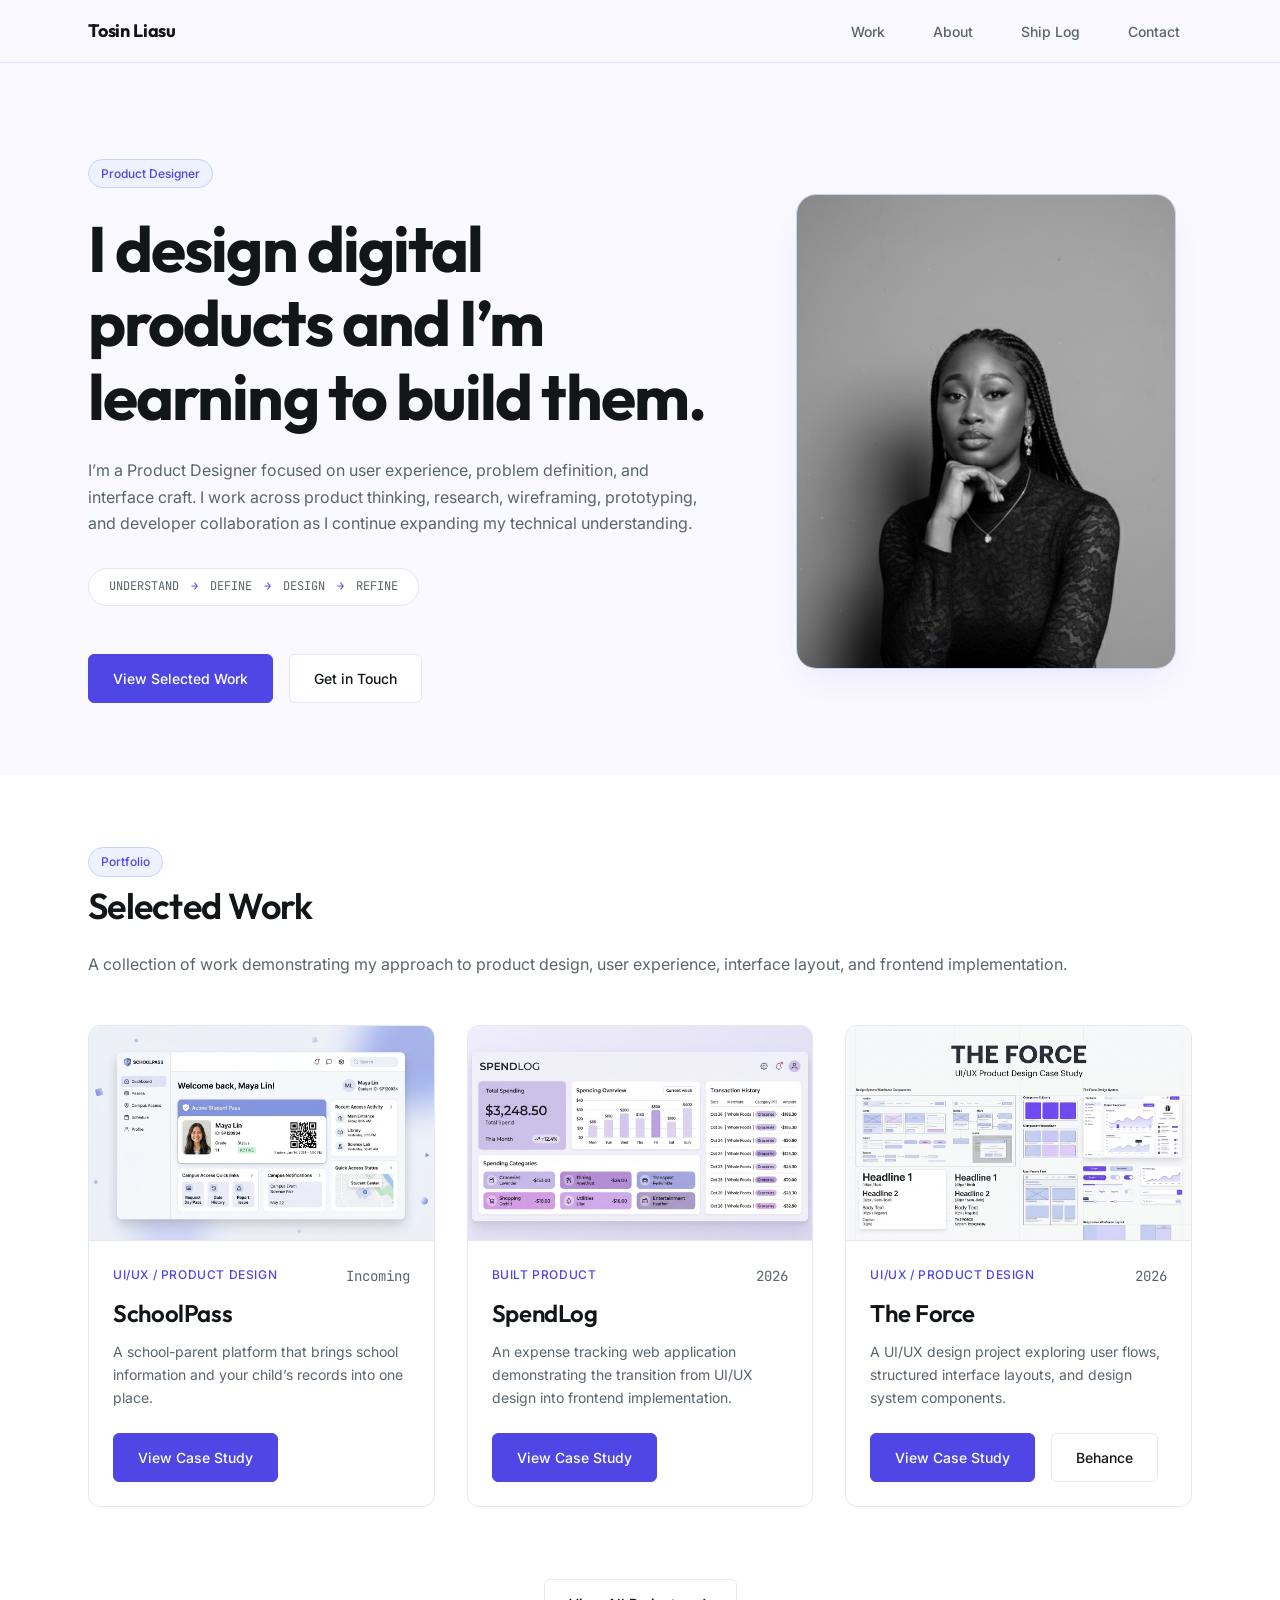
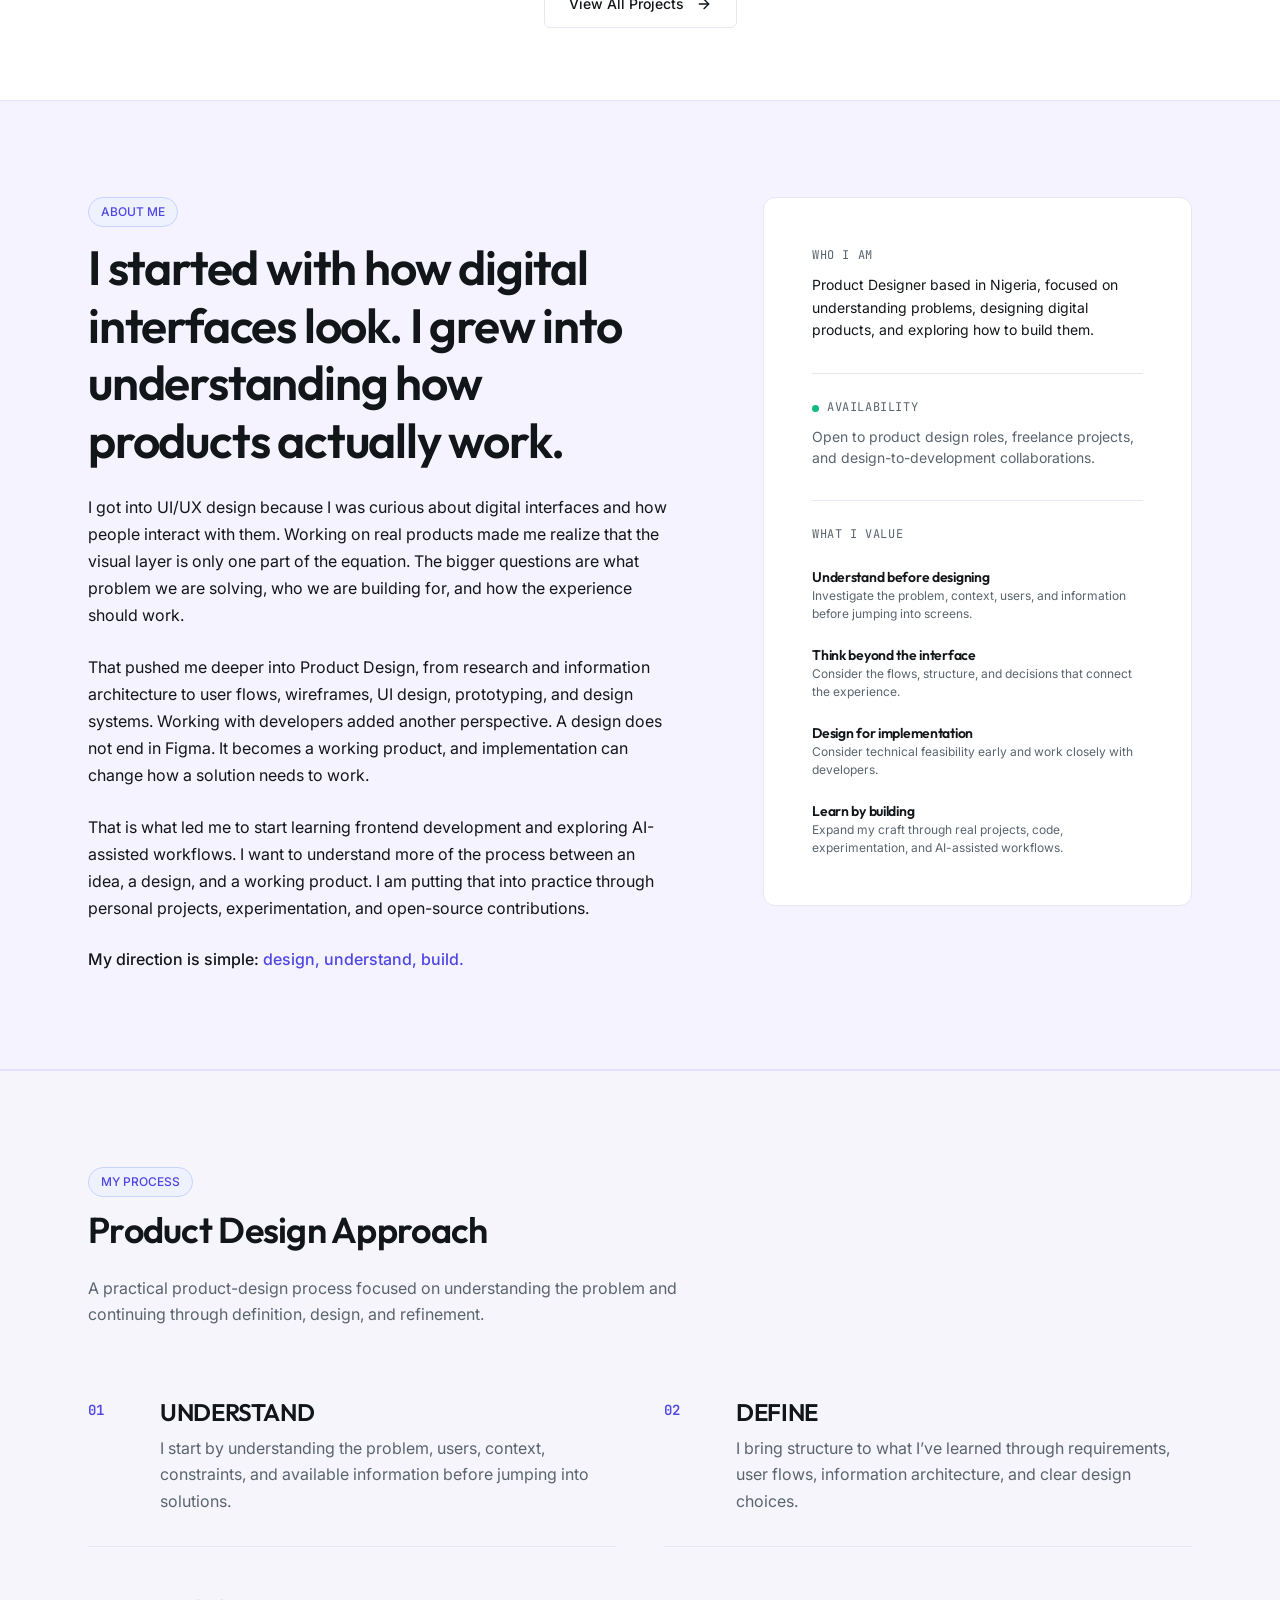
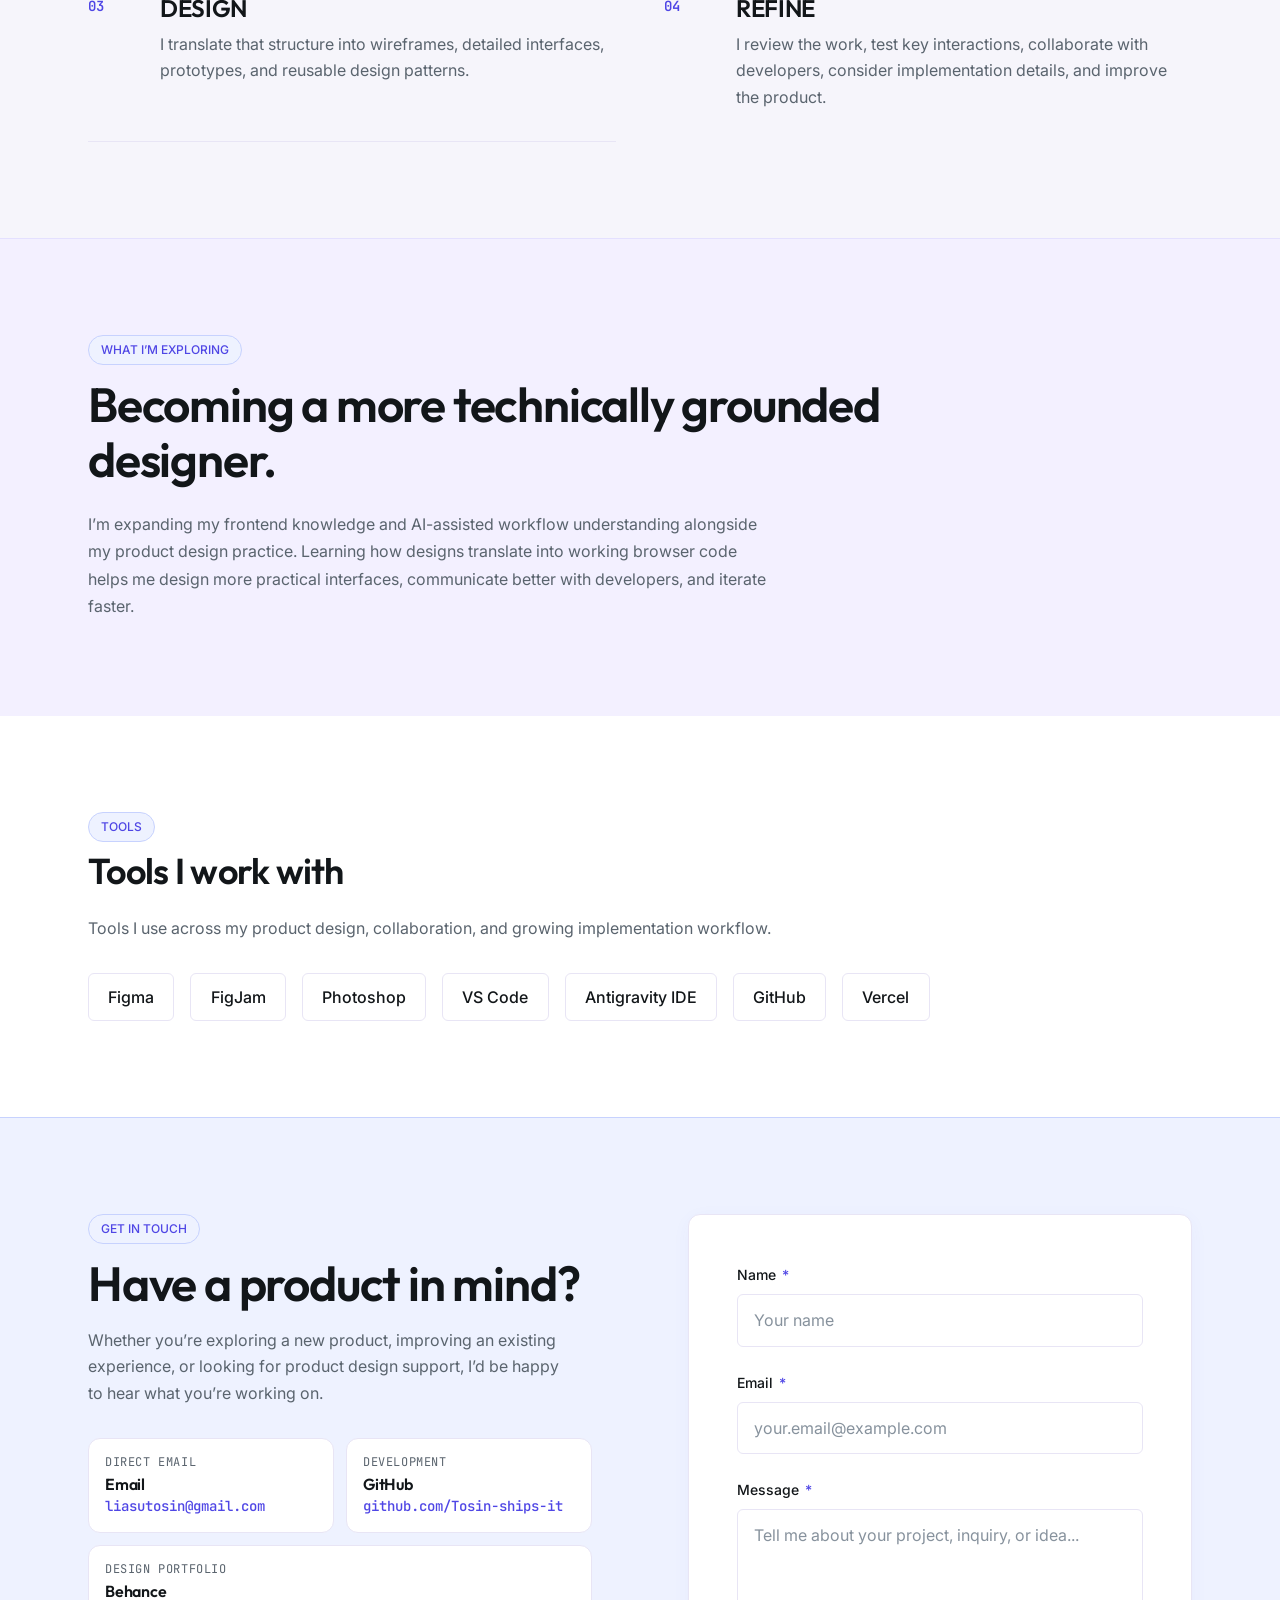
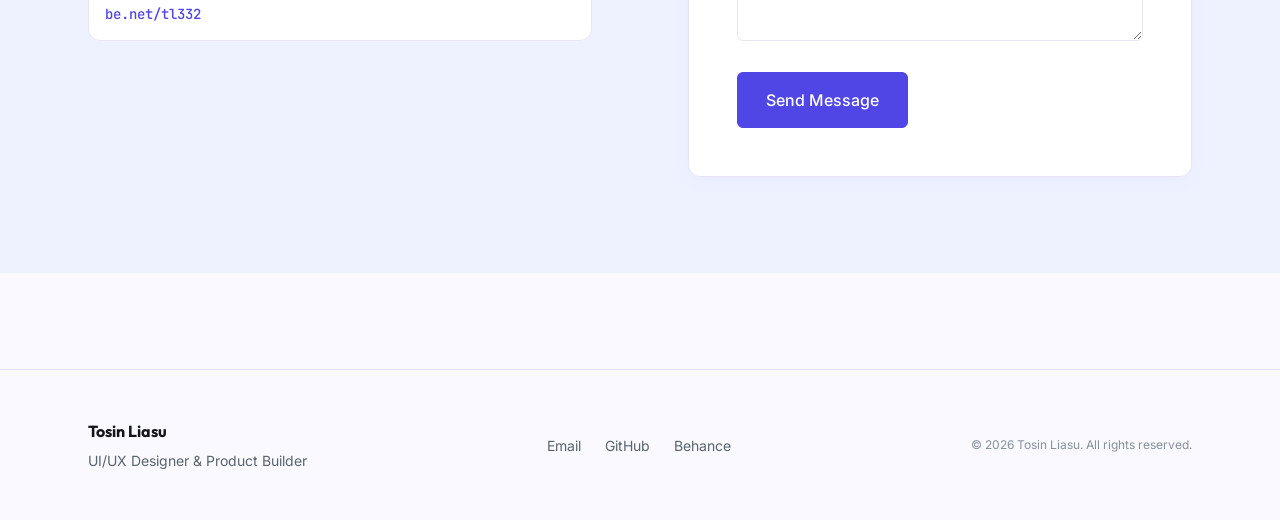
<file: index.html>
<!DOCTYPE html>
<html lang="en">
<head>
  <meta charset="UTF-8">
  <meta name="viewport" content="width=device-width, initial-scale=1.0">
  <title>Tosin Liasu — UI/UX Designer & Product Builder</title>
  <meta name="description" content="Personal portfolio of Tosin Liasu — UI/UX Designer expanding into frontend development and AI-assisted workflows.">
  <link rel="stylesheet" href="css/main.css">
</head>
<body>

  <!-- Site Header & Navigation -->
  <header class="site-header">
    <div class="container">
      <a href="index.html" class="brand-logo">Tosin Liasu</a>
      
      <button class="mobile-menu-btn" aria-label="Toggle navigation menu" aria-expanded="false">
        <svg width="24" height="24" viewBox="0 0 24 24" fill="none" stroke="currentColor" stroke-width="2" stroke-linecap="round" stroke-linejoin="round">
          <line x1="3" y1="12" x2="21" y2="12"></line>
          <line x1="3" y1="6" x2="21" y2="6"></line>
          <line x1="3" y1="18" x2="21" y2="18"></line>
        </svg>
      </button>

      <nav>
        <ul class="nav-links">
          <li><a href="#work" class="nav-link">Work</a></li>
          <li><a href="#about" class="nav-link">About</a></li>
          <li><a href="shiplog.html" class="nav-link">Ship Log</a></li>
          <li><a href="#contact" class="nav-link">Contact</a></li>
        </ul>
      </nav>
    </div>
  </header>

  <main>
    <!-- Hero Section (Warm off-white / subtle lavender tint) -->
    <section class="section section-hero" style="padding-top: var(--space-3xl); padding-bottom: var(--space-2xl);">
      <div class="container hero-container">
        <div class="hero-content">
          <div class="badge" style="margin-bottom: var(--space-md);">
            Product Designer
          </div>

          <h1 class="display-title" style="max-width: 22ch; margin-bottom: var(--space-md);">
            I design digital products and I’m learning to build them.
          </h1>

          <p class="lead" style="margin-bottom: var(--space-lg);">
            I’m a Product Designer focused on user experience, problem definition, and interface craft. I work across product thinking, research, wireframing, prototyping, and developer collaboration as I continue expanding my technical understanding.
          </p>

          <div class="progression-pill" style="display: inline-flex; flex-wrap: wrap; align-items: center; gap: var(--space-xs); padding: 0.5rem 1.25rem; background-color: var(--bg-surface); border: 1px solid var(--border-light); border-radius: var(--radius-full); font-size: var(--font-size-xs); font-family: var(--font-mono); color: var(--text-secondary); margin-bottom: var(--space-xl);">
            <span>UNDERSTAND</span>
            <span style="color: var(--accent-primary);">&rarr;</span>
            <span>DEFINE</span>
            <span style="color: var(--accent-primary);">&rarr;</span>
            <span>DESIGN</span>
            <span style="color: var(--accent-primary);">&rarr;</span>
            <span>REFINE</span>
          </div>

          <div class="hero-actions" style="display: flex; flex-wrap: wrap; gap: var(--space-sm);">
            <a href="#work" class="btn btn-primary">View Selected Work</a>
            <a href="#contact" class="btn btn-secondary">Get in Touch</a>
          </div>
        </div>

        <div class="hero-portrait-wrapper">
          <div class="hero-portrait-frame">
            <img src="assets/images/tosin-liasu.jpeg" alt="Tosin Liasu — Product Designer" class="hero-portrait-img" loading="eager">
          </div>
        </div>
      </div>
    </section>

    <!-- Selected Work Section (Pure White) -->
    <section class="section section-work" id="work">
      <div class="container">
        <div class="section-header" style="margin-bottom: var(--space-xl);">
          <span class="badge" style="margin-bottom: var(--space-2xs);">Portfolio</span>
          <h2 class="section-title">Selected Work</h2>
          <p class="text-muted">A collection of work demonstrating my approach to product design, user experience, interface layout, and frontend implementation.</p>
        </div>

        <!-- Dynamic Project Grid Container -->
        <div id="featured-grid" class="grid grid-3-col">
          <!-- Populated dynamically by JS -->
        </div>

        <div style="text-align: center; margin-top: var(--space-2xl);">
          <a href="work.html" class="btn btn-secondary">
            View All Projects
            <svg width="16" height="16" viewBox="0 0 24 24" fill="none" stroke="currentColor" stroke-width="2" stroke-linecap="round" stroke-linejoin="round">
              <line x1="5" y1="12" x2="19" y2="12"></line>
              <polyline points="12 5 19 12 12 19"></polyline>
            </svg>
          </a>
        </div>
      </div>
    </section>

    <!-- About Me Section -->
    <section class="section section-value" id="about" style="padding-top: var(--space-3xl); padding-bottom: var(--space-3xl);">
      <div class="container">
        <div class="about-split-grid">
          <!-- Left Column: Story Narrative -->
          <div class="about-story-col">
            <span class="badge" style="margin-bottom: var(--space-xs);">ABOUT ME</span>
            <h2 class="section-title" style="font-size: var(--font-size-h1); margin-bottom: var(--space-md); letter-spacing: -0.025em; line-height: 1.2;">
              I started with how digital interfaces look. I grew into understanding how products actually work.
            </h2>
            
            <div class="about-narrative" style="display: flex; flex-direction: column; gap: var(--space-md); color: var(--text-secondary); font-size: var(--font-size-body); line-height: 1.7;">
              <p style="margin-bottom: 0;">
                I got into UI/UX design because I was curious about digital interfaces and how people interact with them. Working on real products made me realize that the visual layer is only one part of the equation. The bigger questions are what problem we are solving, who we are building for, and how the experience should work.
              </p>
              
              <p style="margin-bottom: 0;">
                That pushed me deeper into Product Design, from research and information architecture to user flows, wireframes, UI design, prototyping, and design systems. Working with developers added another perspective. A design does not end in Figma. It becomes a working product, and implementation can change how a solution needs to work.
              </p>
              
              <p style="margin-bottom: 0;">
                That is what led me to start learning frontend development and exploring AI-assisted workflows. I want to understand more of the process between an idea, a design, and a working product. I am putting that into practice through personal projects, experimentation, and open-source contributions.
              </p>
              
              <p style="margin-bottom: 0; font-weight: var(--fw-medium); color: var(--text-primary);">
                My direction is simple: <span style="color: var(--accent-primary);">design, understand, build.</span>
              </p>
            </div>
          </div>

          <!-- Right Column: Quick Context -->
          <div class="about-sidebar-col">
            <div class="about-sidebar-panel" style="display: flex; flex-direction: column; gap: var(--space-lg); background-color: var(--bg-surface); border: 1px solid var(--border-light); border-radius: var(--radius-md); padding: var(--space-xl);">
              
              <!-- Block 1: Identity -->
              <div class="about-context-block">
                <span class="font-mono text-small text-muted" style="font-size: var(--font-size-xs); letter-spacing: 0.05em; display: block; margin-bottom: var(--space-2xs); text-transform: uppercase;">WHO I AM</span>
                <p style="font-size: var(--font-size-sm); color: var(--text-primary); line-height: 1.6; margin-bottom: 0;">
                  Product Designer based in Nigeria, focused on understanding problems, designing digital products, and exploring how to build them.
                </p>
              </div>

              <!-- Block 2: Availability -->
              <div class="about-context-block" style="padding-top: var(--space-md); border-top: 1px solid var(--border-light);">
                <span class="font-mono text-small text-muted" style="font-size: var(--font-size-xs); letter-spacing: 0.05em; display: flex; align-items: center; gap: var(--space-2xs); margin-bottom: var(--space-2xs); text-transform: uppercase;">
                  <span style="display: inline-block; width: 7px; height: 7px; border-radius: 50%; background-color: #10b981;"></span>
                  AVAILABILITY
                </span>
                <p style="font-size: var(--font-size-sm); color: var(--text-secondary); line-height: 1.5; margin-bottom: 0;">
                  Open to product design roles, freelance projects, and design-to-development collaborations.
                </p>
              </div>

              <!-- Block 3: Values -->
              <div class="about-context-block" style="padding-top: var(--space-md); border-top: 1px solid var(--border-light);">
                <span class="font-mono text-small text-muted" style="font-size: var(--font-size-xs); letter-spacing: 0.05em; display: block; margin-bottom: var(--space-md); text-transform: uppercase;">WHAT I VALUE</span>
                
                <div style="display: flex; flex-direction: column; gap: var(--space-md);">
                  <div class="value-item">
                    <h4 style="font-size: var(--font-size-sm); font-weight: var(--fw-semibold); color: var(--text-primary); margin-bottom: 2px;">
                      Understand before designing
                    </h4>
                    <p style="font-size: var(--font-size-xs); color: var(--text-secondary); line-height: 1.5; margin-bottom: 0;">
                      Investigate the problem, context, users, and information before jumping into screens.
                    </p>
                  </div>

                  <div class="value-item">
                    <h4 style="font-size: var(--font-size-sm); font-weight: var(--fw-semibold); color: var(--text-primary); margin-bottom: 2px;">
                      Think beyond the interface
                    </h4>
                    <p style="font-size: var(--font-size-xs); color: var(--text-secondary); line-height: 1.5; margin-bottom: 0;">
                      Consider the flows, structure, and decisions that connect the experience.
                    </p>
                  </div>

                  <div class="value-item">
                    <h4 style="font-size: var(--font-size-sm); font-weight: var(--fw-semibold); color: var(--text-primary); margin-bottom: 2px;">
                      Design for implementation
                    </h4>
                    <p style="font-size: var(--font-size-xs); color: var(--text-secondary); line-height: 1.5; margin-bottom: 0;">
                      Consider technical feasibility early and work closely with developers.
                    </p>
                  </div>

                  <div class="value-item">
                    <h4 style="font-size: var(--font-size-sm); font-weight: var(--fw-semibold); color: var(--text-primary); margin-bottom: 2px;">
                      Learn by building
                    </h4>
                    <p style="font-size: var(--font-size-xs); color: var(--text-secondary); line-height: 1.5; margin-bottom: 0;">
                      Expand my craft through real projects, code, experimentation, and AI-assisted workflows.
                    </p>
                  </div>
                </div>
              </div>

            </div>
          </div>
        </div>
      </div>
    </section>

    <!-- My Process Section -->
    <section class="section section-process" id="process" style="padding-top: var(--space-3xl); padding-bottom: var(--space-3xl);">
      <div class="container">
        <div class="section-header" style="margin-bottom: var(--space-2xl);">
          <span class="badge" style="margin-bottom: var(--space-xs);">MY PROCESS</span>
          <h2 class="section-title">Product Design Approach</h2>
          <p class="text-muted" style="max-width: 64ch;">
            A practical product-design process focused on understanding the problem and continuing through definition, design, and refinement.
          </p>
        </div>

        <div class="process-editorial-grid" style="display: grid; grid-template-columns: 1fr; gap: var(--space-xl);">
          <div class="process-step-item" style="display: grid; grid-template-columns: auto 1fr; gap: var(--space-md); align-items: start; padding-bottom: var(--space-lg); border-bottom: 1px solid var(--border-light);">
            <div class="font-mono" style="font-size: var(--font-size-sm); font-weight: var(--fw-semibold); color: var(--accent-primary); min-width: 48px;">01</div>
            <div>
              <h3 style="margin-bottom: var(--space-2xs); font-size: var(--font-size-h3);">UNDERSTAND</h3>
              <p class="text-muted" style="margin-bottom: 0; line-height: 1.65;">
                I start by understanding the problem, users, context, constraints, and available information before jumping into solutions.
              </p>
            </div>
          </div>

          <div class="process-step-item" style="display: grid; grid-template-columns: auto 1fr; gap: var(--space-md); align-items: start; padding-bottom: var(--space-lg); border-bottom: 1px solid var(--border-light);">
            <div class="font-mono" style="font-size: var(--font-size-sm); font-weight: var(--fw-semibold); color: var(--accent-primary); min-width: 48px;">02</div>
            <div>
              <h3 style="margin-bottom: var(--space-2xs); font-size: var(--font-size-h3);">DEFINE</h3>
              <p class="text-muted" style="margin-bottom: 0; line-height: 1.65;">
                I bring structure to what I’ve learned through requirements, user flows, information architecture, and clear design choices.
              </p>
            </div>
          </div>

          <div class="process-step-item" style="display: grid; grid-template-columns: auto 1fr; gap: var(--space-md); align-items: start; padding-bottom: var(--space-lg); border-bottom: 1px solid var(--border-light);">
            <div class="font-mono" style="font-size: var(--font-size-sm); font-weight: var(--fw-semibold); color: var(--accent-primary); min-width: 48px;">03</div>
            <div>
              <h3 style="margin-bottom: var(--space-2xs); font-size: var(--font-size-h3);">DESIGN</h3>
              <p class="text-muted" style="margin-bottom: 0; line-height: 1.65;">
                I translate that structure into wireframes, detailed interfaces, prototypes, and reusable design patterns.
              </p>
            </div>
          </div>

          <div class="process-step-item" style="display: grid; grid-template-columns: auto 1fr; gap: var(--space-md); align-items: start; padding-bottom: var(--space-lg);">
            <div class="font-mono" style="font-size: var(--font-size-sm); font-weight: var(--fw-semibold); color: var(--accent-primary); min-width: 48px;">04</div>
            <div>
              <h3 style="margin-bottom: var(--space-2xs); font-size: var(--font-size-h3);">REFINE</h3>
              <p class="text-muted" style="margin-bottom: 0; line-height: 1.65;">
                I review the work, test key interactions, collaborate with developers, consider implementation details, and improve the product.
              </p>
            </div>
          </div>
        </div>
      </div>
    </section>

    <!-- What I'm Exploring Section -->
    <section class="section section-building" id="exploring" style="padding-top: var(--space-3xl); padding-bottom: var(--space-3xl);">
      <div class="container">
        <div style="max-width: 800px;">
          <span class="badge" style="margin-bottom: var(--space-xs);">WHAT I’M EXPLORING</span>
          <h2 class="section-title" style="font-size: var(--font-size-h1); margin-bottom: var(--space-md); letter-spacing: -0.025em;">
            Becoming a more technically grounded designer.
          </h2>
          <p class="lead" style="font-size: var(--font-size-body); color: var(--text-secondary); line-height: 1.7; margin-bottom: 0;">
            I’m expanding my frontend knowledge and AI-assisted workflow understanding alongside my product design practice. Learning how designs translate into working browser code helps me design more practical interfaces, communicate better with developers, and iterate faster.
          </p>
        </div>
      </div>
    </section>

    <!-- Tools Section -->
    <section class="section section-work" id="tools" style="padding-top: var(--space-3xl); padding-bottom: var(--space-3xl);">
      <div class="container">
        <div class="section-header" style="margin-bottom: var(--space-lg);">
          <span class="badge" style="margin-bottom: var(--space-2xs);">TOOLS</span>
          <h2 class="section-title">Tools I work with</h2>
          <p class="text-muted">Tools I use across my product design, collaboration, and growing implementation workflow.</p>
        </div>

        <div class="tools-tag-list" style="display: flex; flex-wrap: wrap; gap: var(--space-sm);">
          <span class="tag" style="font-size: var(--font-size-body); padding: 0.6rem 1.2rem; background-color: var(--bg-surface); border: 1px solid var(--border-light); color: var(--text-primary); border-radius: var(--radius-sm); font-weight: var(--fw-medium);">Figma</span>
          <span class="tag" style="font-size: var(--font-size-body); padding: 0.6rem 1.2rem; background-color: var(--bg-surface); border: 1px solid var(--border-light); color: var(--text-primary); border-radius: var(--radius-sm); font-weight: var(--fw-medium);">FigJam</span>
          <span class="tag" style="font-size: var(--font-size-body); padding: 0.6rem 1.2rem; background-color: var(--bg-surface); border: 1px solid var(--border-light); color: var(--text-primary); border-radius: var(--radius-sm); font-weight: var(--fw-medium);">Photoshop</span>
          <span class="tag" style="font-size: var(--font-size-body); padding: 0.6rem 1.2rem; background-color: var(--bg-surface); border: 1px solid var(--border-light); color: var(--text-primary); border-radius: var(--radius-sm); font-weight: var(--fw-medium);">VS Code</span>
          <span class="tag" style="font-size: var(--font-size-body); padding: 0.6rem 1.2rem; background-color: var(--bg-surface); border: 1px solid var(--border-light); color: var(--text-primary); border-radius: var(--radius-sm); font-weight: var(--fw-medium);">Antigravity IDE</span>
          <span class="tag" style="font-size: var(--font-size-body); padding: 0.6rem 1.2rem; background-color: var(--bg-surface); border: 1px solid var(--border-light); color: var(--text-primary); border-radius: var(--radius-sm); font-weight: var(--fw-medium);">GitHub</span>
          <span class="tag" style="font-size: var(--font-size-body); padding: 0.6rem 1.2rem; background-color: var(--bg-surface); border: 1px solid var(--border-light); color: var(--text-primary); border-radius: var(--radius-sm); font-weight: var(--fw-medium);">Vercel</span>
        </div>
      </div>
    </section>

    <!-- Get in Touch Section -->
    <section class="section section-contact" id="contact" style="padding-top: var(--space-3xl); padding-bottom: var(--space-3xl);">
      <div class="container">
        <div class="contact-split-grid">
          <!-- Left Column: Editorial Content & Contact Cards -->
          <div class="contact-info-col">
            <span class="badge" style="margin-bottom: var(--space-xs);">GET IN TOUCH</span>
            <h2 class="section-title" style="font-size: var(--font-size-h1); margin-bottom: var(--space-sm); letter-spacing: -0.025em;">
              Have a product in mind?
            </h2>
            <p class="text-muted" style="margin-bottom: var(--space-lg); line-height: 1.65; max-width: 48ch;">
              Whether you’re exploring a new product, improving an existing experience, or looking for product design support, I’d be happy to hear what you’re working on.
            </p>

            <div class="contact-cards-grid">
              <!-- Card 1: Direct Email -->
              <div class="contact-card" style="padding: 0.875rem 1rem; height: auto;">
                <div class="font-mono text-small text-muted" style="font-size: var(--font-size-xs); letter-spacing: 0.05em; margin-bottom: 2px;">DIRECT EMAIL</div>
                <h3 style="font-size: var(--font-size-body); margin-bottom: 2px;">Email</h3>
                <a href="mailto:liasutosin@gmail.com" class="font-mono text-small" style="color: var(--accent-primary); font-weight: var(--fw-medium); word-break: break-all;">
                  liasutosin@gmail.com
                </a>
              </div>

              <!-- Card 2: Development -->
              <div class="contact-card" style="padding: 0.875rem 1rem; height: auto;">
                <div class="font-mono text-small text-muted" style="font-size: var(--font-size-xs); letter-spacing: 0.05em; margin-bottom: 2px;">DEVELOPMENT</div>
                <h3 style="font-size: var(--font-size-body); margin-bottom: 2px;">GitHub</h3>
                <a href="https://github.com/Tosin-ships-it" target="_blank" rel="noopener" class="font-mono text-small" style="color: var(--accent-primary); font-weight: var(--fw-medium); word-break: break-all;">
                  github.com/Tosin-ships-it
                </a>
              </div>

              <!-- Card 3: Design Portfolio -->
              <div class="contact-card contact-card-wide" style="padding: 0.875rem 1rem; height: auto;">
                <div class="font-mono text-small text-muted" style="font-size: var(--font-size-xs); letter-spacing: 0.05em; margin-bottom: 2px;">DESIGN PORTFOLIO</div>
                <h3 style="font-size: var(--font-size-body); margin-bottom: 2px;">Behance</h3>
                <a href="https://be.net/tl332" target="_blank" rel="noopener" class="font-mono text-small" style="color: var(--accent-primary); font-weight: var(--fw-medium); word-break: break-all;">
                  be.net/tl332
                </a>
              </div>
            </div>
          </div>

          <!-- Right Column: Interactive Form Card -->
          <div class="contact-form-col">
            <div class="contact-form-card" style="margin-bottom: 0;">
              <form class="contact-form" action="https://formspree.io/f/xaennlrw" method="POST" novalidate>
                <div class="form-group">
                  <label for="home-contact-name" class="form-label">Name <span class="required-asterisk" aria-hidden="true">*</span></label>
                  <input 
                    type="text" 
                    id="home-contact-name" 
                    name="name" 
                    class="form-input" 
                    required 
                    placeholder="Your name" 
                    autocomplete="name"
                  >
                </div>

                <div class="form-group">
                  <label for="home-contact-email" class="form-label">Email <span class="required-asterisk" aria-hidden="true">*</span></label>
                  <input 
                    type="email" 
                    id="home-contact-email" 
                    name="email" 
                    class="form-input" 
                    required 
                    placeholder="your.email@example.com" 
                    autocomplete="email"
                  >
                </div>

                <div class="form-group">
                  <label for="home-contact-message" class="form-label">Message <span class="required-asterisk" aria-hidden="true">*</span></label>
                  <textarea 
                    id="home-contact-message" 
                    name="message" 
                    class="form-input form-textarea" 
                    rows="4" 
                    required 
                    placeholder="Tell me about your project, inquiry, or idea..."
                  ></textarea>
                </div>

                <div class="form-status" aria-live="polite"></div>

                <button type="submit" class="btn btn-primary form-submit-btn">Send Message</button>
              </form>
            </div>
          </div>
        </div>
      </div>
    </section>
  </main>

  <!-- Site Footer -->
  <footer class="site-footer">
    <div class="container footer-content">
      <div>
        <strong style="font-family: var(--font-heading); font-size: 1rem; display: block; margin-bottom: 4px;">Tosin Liasu</strong>
        <p class="text-small text-muted" style="margin-bottom: 0;">UI/UX Designer & Product Builder</p>
      </div>

      <ul class="footer-socials">
        <li><a href="mailto:Liasutosin@gmail.com">Email</a></li>
        <li><a href="https://github.com/Tosin-ships-it" target="_blank" rel="noopener">GitHub</a></li>
        <li><a href="https://be.net/tl332" target="_blank" rel="noopener">Behance</a></li>
      </ul>

      <div class="footer-copy">
        &copy; 2026 Tosin Liasu. All rights reserved.
      </div>
    </div>
  </footer>

  <!-- Dynamic Data Script Initialization -->
  <script type="module">
    import { getFeaturedProjects } from './js/data/projects.js';
    import { renderProjectGrid } from './js/renderers.js';

    document.addEventListener('DOMContentLoaded', () => {
      const featuredGrid = document.getElementById('featured-grid');
      if (featuredGrid) {
        const featured = getFeaturedProjects();
        renderProjectGrid(featuredGrid, featured);
      }
    });
  </script>
  <script src="js/main.js"></script>
</body>
</html>
</file>
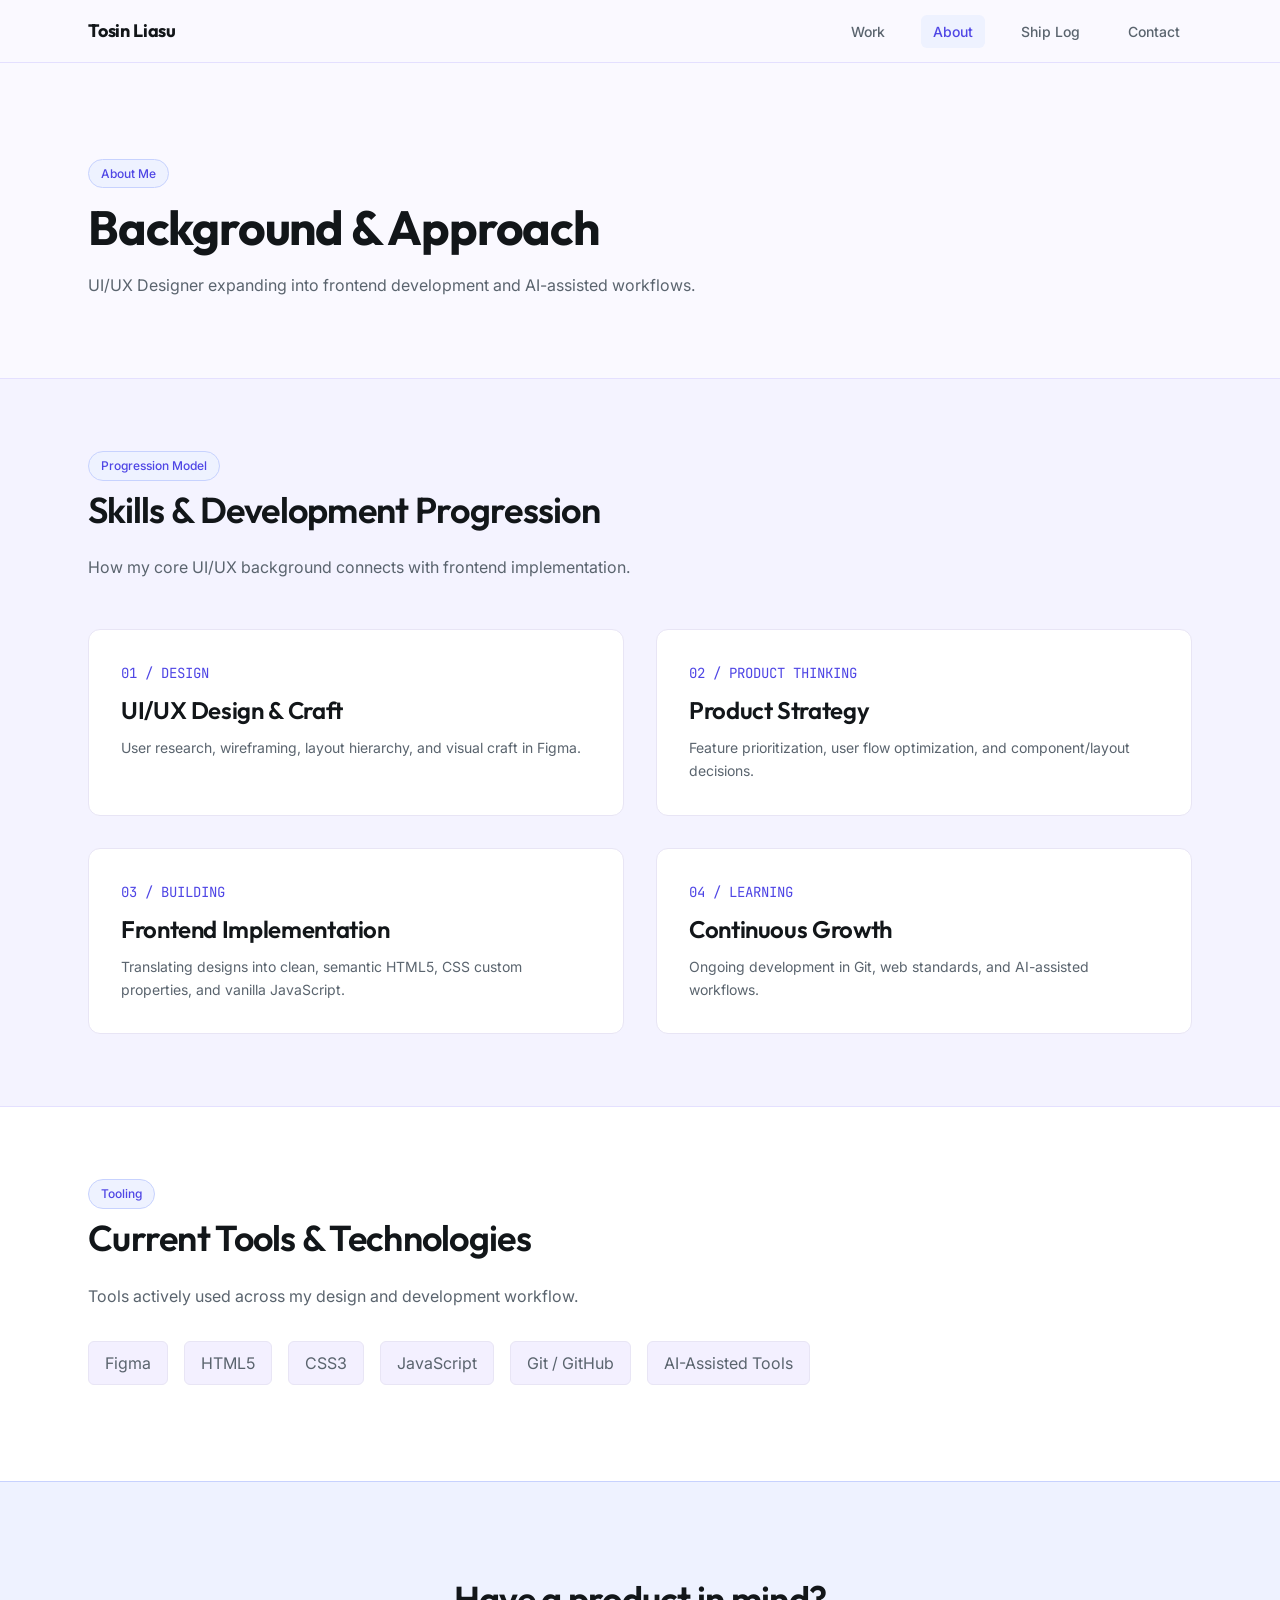
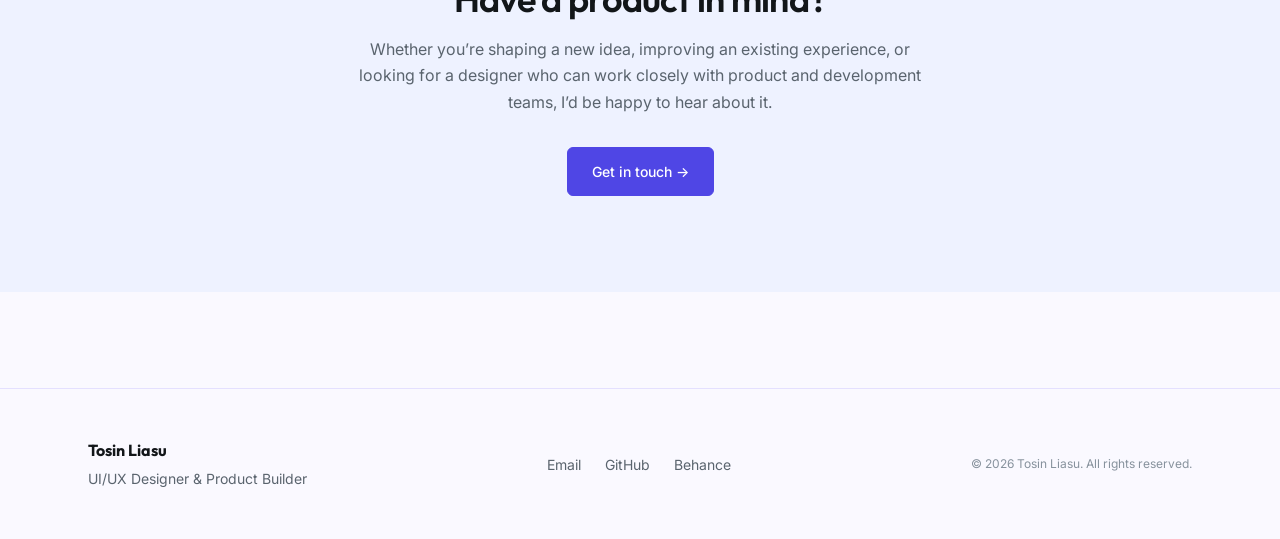
<file: about.html>
<!DOCTYPE html>
<html lang="en">
<head>
  <meta charset="UTF-8">
  <meta name="viewport" content="width=device-width, initial-scale=1.0">
  <title>About — Tosin Liasu Portfolio</title>
  <meta name="description" content="Learn about Tosin Liasu — UI/UX Designer expanding into frontend development and AI-assisted workflows.">
  <link rel="stylesheet" href="css/main.css">
</head>
<body>

  <!-- Site Header & Navigation -->
  <header class="site-header">
    <div class="container">
      <a href="index.html" class="brand-logo">Tosin Liasu</a>
      
      <button class="mobile-menu-btn" aria-label="Toggle navigation menu" aria-expanded="false">
        <svg width="24" height="24" viewBox="0 0 24 24" fill="none" stroke="currentColor" stroke-width="2" stroke-linecap="round" stroke-linejoin="round">
          <line x1="3" y1="12" x2="21" y2="12"></line>
          <line x1="3" y1="6" x2="21" y2="6"></line>
          <line x1="3" y1="18" x2="21" y2="18"></line>
        </svg>
      </button>

      <nav>
        <ul class="nav-links">
          <li><a href="work.html" class="nav-link">Work</a></li>
          <li><a href="about.html" class="nav-link active">About</a></li>
          <li><a href="shiplog.html" class="nav-link">Ship Log</a></li>
          <li><a href="contact.html" class="nav-link">Contact</a></li>
        </ul>
      </nav>
    </div>
  </header>

  <main>
    <!-- About Hero Section (Subtle lavender-tinted off-white) -->
    <section class="section section-hero" style="padding-top: var(--space-3xl); padding-bottom: var(--space-xl);">
      <div class="container">
        <span class="badge" style="margin-bottom: var(--space-xs);">About Me</span>
        <h1 class="page-title">Background & Approach</h1>
        <p class="lead" style="margin-bottom: var(--space-lg);">
          UI/UX Designer expanding into frontend development and AI-assisted workflows.
        </p>
      </div>
    </section>

    <!-- Progression Pillars Section (Soft Lavender Background) -->
    <section class="section section-value">
      <div class="container">
        <div class="section-header" style="margin-bottom: var(--space-xl);">
          <span class="badge" style="margin-bottom: var(--space-2xs);">Progression Model</span>
          <h2 class="section-title">Skills & Development Progression</h2>
          <p class="text-muted">How my core UI/UX background connects with frontend implementation.</p>
        </div>

        <div class="grid grid-2-col">
          <!-- Pillar 1: Design -->
          <div class="info-card">
            <div class="font-mono text-small" style="color: var(--accent-primary); margin-bottom: var(--space-xs);">01 / DESIGN</div>
            <h3 style="margin-bottom: var(--space-xs);">UI/UX Design & Craft</h3>
            <p class="text-small text-muted" style="margin-bottom: 0;">
              User research, wireframing, layout hierarchy, and visual craft in Figma.
            </p>
          </div>

          <!-- Pillar 2: Product Thinking -->
          <div class="info-card">
            <div class="font-mono text-small" style="color: var(--accent-primary); margin-bottom: var(--space-xs);">02 / PRODUCT THINKING</div>
            <h3 style="margin-bottom: var(--space-xs);">Product Strategy</h3>
            <p class="text-small text-muted" style="margin-bottom: 0;">
              Feature prioritization, user flow optimization, and component/layout decisions.
            </p>
          </div>

          <!-- Pillar 3: Building -->
          <div class="info-card">
            <div class="font-mono text-small" style="color: var(--accent-primary); margin-bottom: var(--space-xs);">03 / BUILDING</div>
            <h3 style="margin-bottom: var(--space-xs);">Frontend Implementation</h3>
            <p class="text-small text-muted" style="margin-bottom: 0;">
              Translating designs into clean, semantic HTML5, CSS custom properties, and vanilla JavaScript.
            </p>
          </div>

          <!-- Pillar 4: Learning -->
          <div class="info-card">
            <div class="font-mono text-small" style="color: var(--accent-primary); margin-bottom: var(--space-xs);">04 / LEARNING</div>
            <h3 style="margin-bottom: var(--space-xs);">Continuous Growth</h3>
            <p class="text-small text-muted" style="margin-bottom: 0;">
              Ongoing development in Git, web standards, and AI-assisted workflows.
            </p>
          </div>
        </div>
      </div>
    </section>

    <!-- Current Tool Stack Section (Pure White) -->
    <section class="section section-work" style="padding-top: var(--space-2xl); padding-bottom: var(--space-3xl);">
      <div class="container">
        <div class="section-header" style="margin-bottom: var(--space-lg);">
          <span class="badge" style="margin-bottom: var(--space-2xs);">Tooling</span>
          <h2 class="section-title">Current Tools & Technologies</h2>
          <p class="text-muted">Tools actively used across my design and development workflow.</p>
        </div>

        <div style="display: flex; flex-wrap: wrap; gap: var(--space-sm);">
          <span class="tag" style="font-size: var(--font-size-body); padding: 0.5rem 1rem;">Figma</span>
          <span class="tag" style="font-size: var(--font-size-body); padding: 0.5rem 1rem;">HTML5</span>
          <span class="tag" style="font-size: var(--font-size-body); padding: 0.5rem 1rem;">CSS3</span>
          <span class="tag" style="font-size: var(--font-size-body); padding: 0.5rem 1rem;">JavaScript</span>
          <span class="tag" style="font-size: var(--font-size-body); padding: 0.5rem 1rem;">Git / GitHub</span>
          <span class="tag" style="font-size: var(--font-size-body); padding: 0.5rem 1rem;">AI-Assisted Tools</span>
        </div>
      </div>
    </section>

    <!-- Closing CTA Section -->
    <section class="section section-contact" id="contact" style="padding-top: var(--space-3xl); padding-bottom: var(--space-3xl);">
      <div class="container text-center" style="max-width: 680px;">
        <h2 class="section-title" style="margin-bottom: var(--space-sm);">Have a product in mind?</h2>
        <p class="text-muted" style="margin-bottom: var(--space-lg); line-height: 1.65;">
          Whether you’re shaping a new idea, improving an existing experience, or looking for a designer who can work closely with product and development teams, I’d be happy to hear about it.
        </p>
        <a href="contact.html" class="btn btn-primary">Get in touch &rarr;</a>
      </div>
    </section>
  </main>

  <!-- Site Footer -->
  <footer class="site-footer">
    <div class="container footer-content">
      <div>
        <strong style="font-family: var(--font-heading); font-size: 1rem; display: block; margin-bottom: 4px;">Tosin Liasu</strong>
        <p class="text-small text-muted" style="margin-bottom: 0;">UI/UX Designer & Product Builder</p>
      </div>

      <ul class="footer-socials">
        <li><a href="mailto:Liasutosin@gmail.com">Email</a></li>
        <li><a href="https://github.com/Tosin-ships-it" target="_blank" rel="noopener">GitHub</a></li>
        <li><a href="https://be.net/tl332" target="_blank" rel="noopener">Behance</a></li>
      </ul>

      <div class="footer-copy">
        &copy; 2026 Tosin Liasu. All rights reserved.
      </div>
    </div>
  </footer>
</body>
</html>
</file>
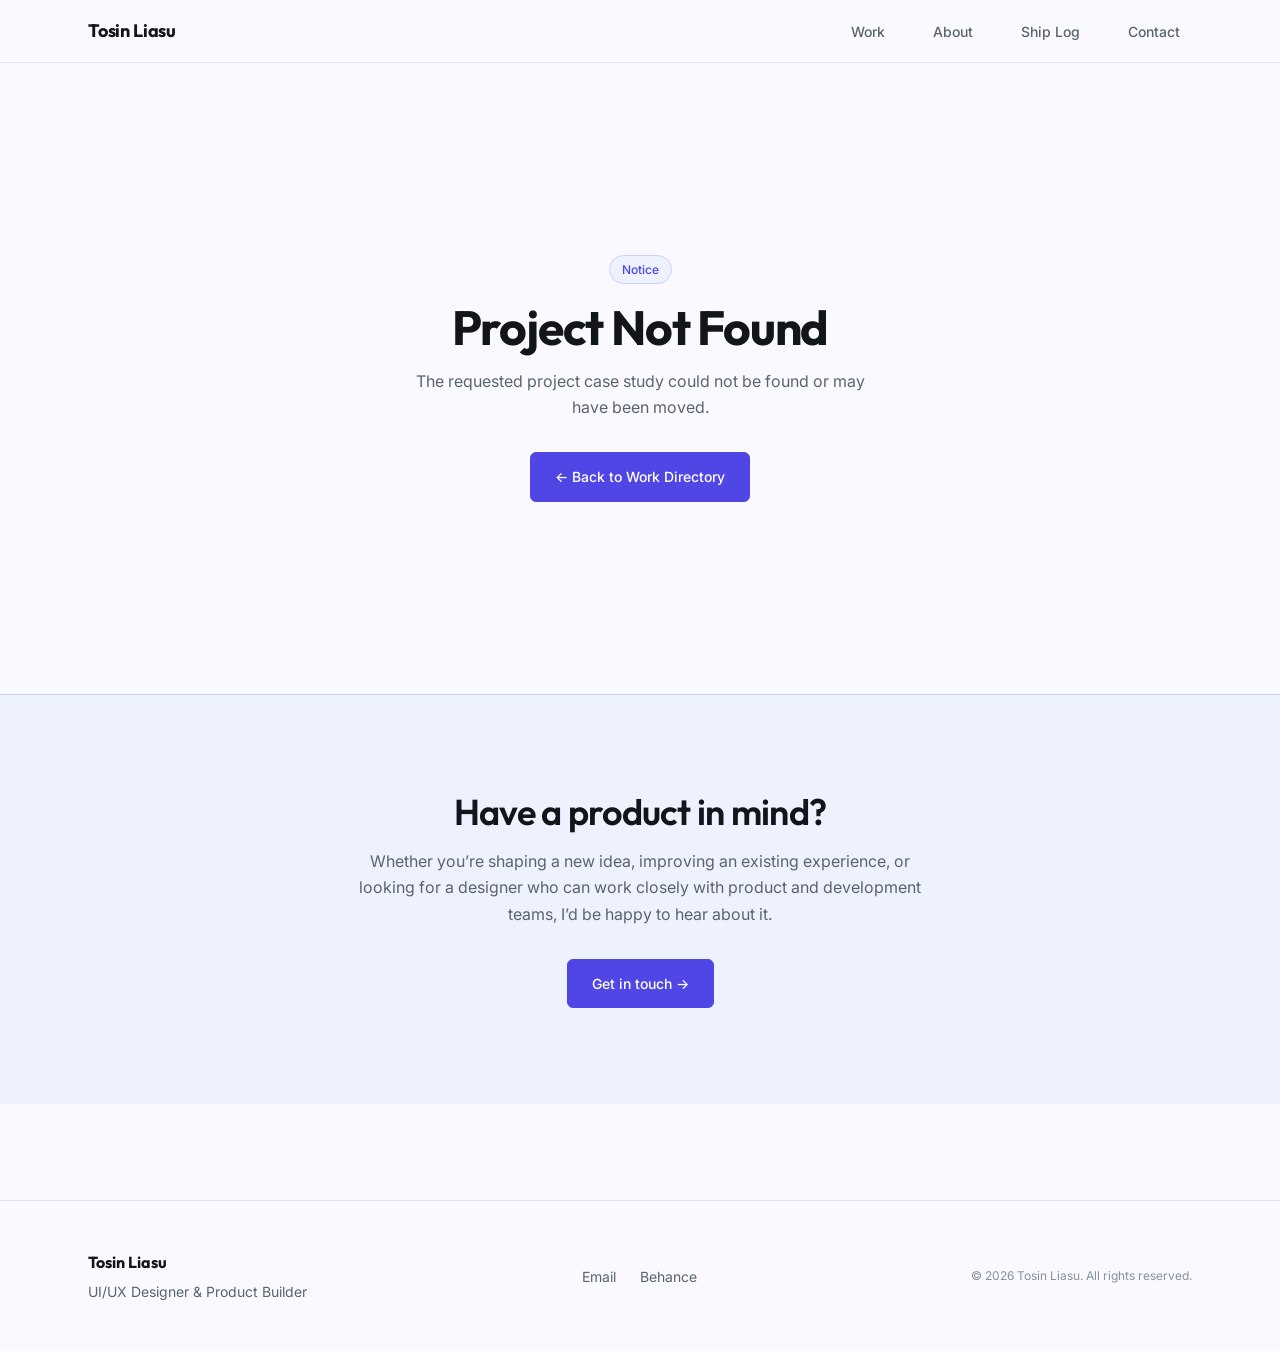
<file: case-study.html>
<!DOCTYPE html>
<html lang="en">
<head>
  <meta charset="UTF-8">
  <meta name="viewport" content="width=device-width, initial-scale=1.0">
  <title>Case Study — Tosin Liasu Portfolio</title>
  <meta name="description" content="Web-native project case study by Tosin Liasu, UI/UX Designer & Product Builder.">
  <link rel="stylesheet" href="css/main.css">
</head>
<body>

  <!-- Site Header & Navigation -->
  <header class="site-header">
    <div class="container">
      <a href="index.html" class="brand-logo">Tosin Liasu</a>
      
      <button class="mobile-menu-btn" aria-label="Toggle navigation menu" aria-expanded="false">
        <svg width="24" height="24" viewBox="0 0 24 24" fill="none" stroke="currentColor" stroke-width="2" stroke-linecap="round" stroke-linejoin="round">
          <line x1="3" y1="12" x2="21" y2="12"></line>
          <line x1="3" y1="6" x2="21" y2="6"></line>
          <line x1="3" y1="18" x2="21" y2="18"></line>
        </svg>
      </button>

      <nav>
        <ul class="nav-links">
          <li><a href="work.html" class="nav-link">Work</a></li>
          <li><a href="about.html" class="nav-link">About</a></li>
          <li><a href="shiplog.html" class="nav-link">Ship Log</a></li>
          <li><a href="contact.html" class="nav-link">Contact</a></li>
        </ul>
      </nav>
    </div>
  </header>

  <main>
    <!-- Dynamic Case Study Mounting Section -->
    <div class="container section" id="case-study-container" style="padding-top: var(--space-3xl); padding-bottom: var(--space-3xl);">
      <!-- Rendered dynamically by JS -->
    </div>

    <!-- Closing CTA Section -->
    <section class="section section-contact" id="contact" style="padding-top: var(--space-3xl); padding-bottom: var(--space-3xl);">
      <div class="container text-center" style="max-width: 680px;">
        <h2 class="section-title" style="margin-bottom: var(--space-sm);">Have a product in mind?</h2>
        <p class="text-muted" style="margin-bottom: var(--space-lg); line-height: 1.65;">
          Whether you’re shaping a new idea, improving an existing experience, or looking for a designer who can work closely with product and development teams, I’d be happy to hear about it.
        </p>
        <a href="contact.html" class="btn btn-primary">Get in touch &rarr;</a>
      </div>
    </section>
  </main>

  <!-- Site Footer -->
  <footer class="site-footer">
    <div class="container footer-content">
      <div>
        <strong style="font-family: var(--font-heading); font-size: 1rem; display: block; margin-bottom: 4px;">Tosin Liasu</strong>
        <p class="text-small text-muted" style="margin-bottom: 0;">UI/UX Designer & Product Builder</p>
      </div>

      <ul class="footer-socials">
        <li><a href="mailto:Liasutosin@gmail.com">Email</a></li>
        <li><a href="https://be.net/tl332" target="_blank" rel="noopener">Behance</a></li>
      </ul>

      <div class="footer-copy">
        &copy; 2026 Tosin Liasu. All rights reserved.
      </div>
    </div>
  </footer>

  <!-- Script Initialization -->
  <script type="module">
    import { getProjectById } from './js/data/projects.js';
    import { renderCaseStudy } from './js/renderers.js';

    document.addEventListener('DOMContentLoaded', () => {
      const container = document.getElementById('case-study-container');
      const params = new URLSearchParams(window.location.search);
      const projectId = params.get('id');

      const project = getProjectById(projectId);

      if (project) {
        document.title = `${project.title} — Case Study | Tosin Liasu`;
        renderCaseStudy(container, project);
      } else {
        document.title = `Project Not Found — Tosin Liasu Portfolio`;
        container.innerHTML = `
          <div style="text-align: center; max-width: 480px; margin: var(--space-3xl) auto;">
            <span class="badge" style="margin-bottom: var(--space-sm);">Notice</span>
            <h1 class="page-title" style="margin-bottom: var(--space-xs);">Project Not Found</h1>
            <p class="text-muted" style="margin-bottom: var(--space-lg);">
              The requested project case study could not be found or may have been moved.
            </p>
            <a href="work.html" class="btn btn-primary">&larr; Back to Work Directory</a>
          </div>
        `;
      }
    });
  </script>
  <script src="js/main.js"></script>
</body>
</html>
</file>
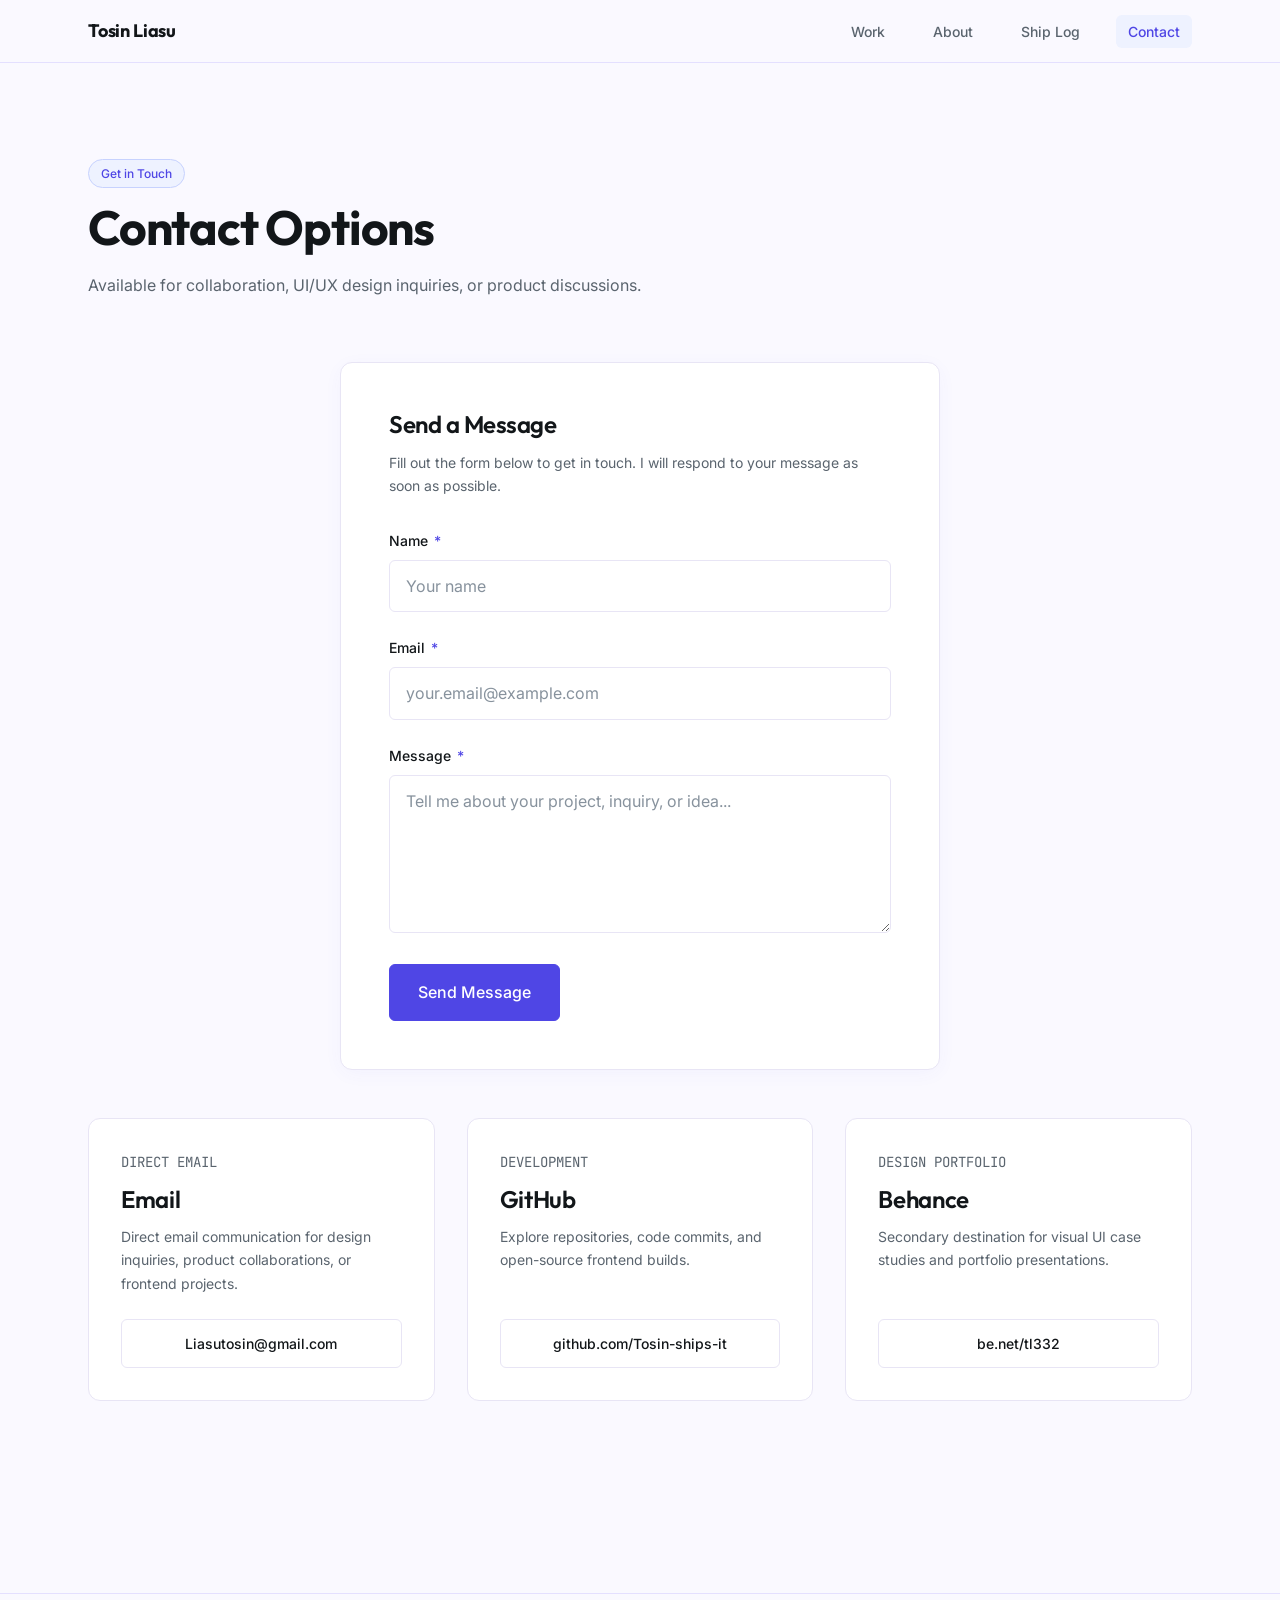
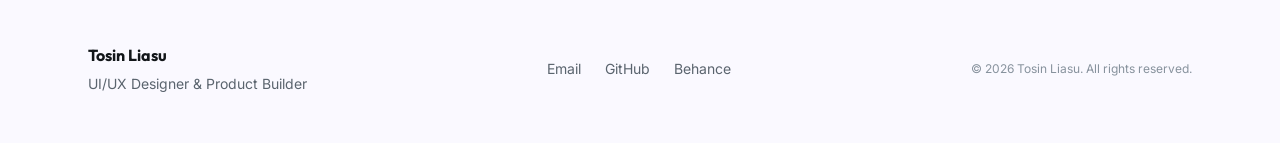
<file: contact.html>
<!DOCTYPE html>
<html lang="en">
<head>
  <meta charset="UTF-8">
  <meta name="viewport" content="width=device-width, initial-scale=1.0">
  <title>Contact — Tosin Liasu Portfolio</title>
  <meta name="description" content="Get in touch with Tosin Liasu — UI/UX Designer & Product Builder.">
  <link rel="stylesheet" href="css/main.css">
</head>
<body>

  <!-- Site Header & Navigation -->
  <header class="site-header">
    <div class="container">
      <a href="index.html" class="brand-logo">Tosin Liasu</a>
      
      <button class="mobile-menu-btn" aria-label="Toggle navigation menu" aria-expanded="false">
        <svg width="24" height="24" viewBox="0 0 24 24" fill="none" stroke="currentColor" stroke-width="2" stroke-linecap="round" stroke-linejoin="round">
          <line x1="3" y1="12" x2="21" y2="12"></line>
          <line x1="3" y1="6" x2="21" y2="6"></line>
          <line x1="3" y1="18" x2="21" y2="18"></line>
        </svg>
      </button>

      <nav>
        <ul class="nav-links">
          <li><a href="work.html" class="nav-link">Work</a></li>
          <li><a href="about.html" class="nav-link">About</a></li>
          <li><a href="shiplog.html" class="nav-link">Ship Log</a></li>
          <li><a href="contact.html" class="nav-link active">Contact</a></li>
        </ul>
      </nav>
    </div>
  </header>

  <main>
    <!-- Contact Header Section -->
    <section class="section" style="padding-top: var(--space-3xl); padding-bottom: var(--space-xl);">
      <div class="container">
        <span class="badge" style="margin-bottom: var(--space-xs);">Get in Touch</span>
        <h1 class="page-title">Contact Options</h1>
        <p class="lead">
          Available for collaboration, UI/UX design inquiries, or product discussions.
        </p>
      </div>
    </section>

    <!-- Contact Form & Cards Section -->
    <section class="section" style="padding-top: 0; padding-bottom: var(--space-3xl);">
      <div class="container">
        <!-- Main Formspree Contact Form -->
        <div class="contact-form-container">
          <div class="contact-form-card">
            <h2 style="font-size: var(--font-size-h3); margin-bottom: var(--space-xs);">Send a Message</h2>
            <p class="text-small text-muted" style="margin-bottom: var(--space-lg);">
              Fill out the form below to get in touch. I will respond to your message as soon as possible.
            </p>

            <form class="contact-form" action="https://formspree.io/f/xaennlrw" method="POST" novalidate>
              <div class="form-group">
                <label for="contact-name" class="form-label">Name <span class="required-asterisk" aria-hidden="true">*</span></label>
                <input 
                  type="text" 
                  id="contact-name" 
                  name="name" 
                  class="form-input" 
                  required 
                  placeholder="Your name" 
                  autocomplete="name"
                >
              </div>

              <div class="form-group">
                <label for="contact-email" class="form-label">Email <span class="required-asterisk" aria-hidden="true">*</span></label>
                <input 
                  type="email" 
                  id="contact-email" 
                  name="email" 
                  class="form-input" 
                  required 
                  placeholder="your.email@example.com" 
                  autocomplete="email"
                >
              </div>

              <div class="form-group">
                <label for="contact-message" class="form-label">Message <span class="required-asterisk" aria-hidden="true">*</span></label>
                <textarea 
                  id="contact-message" 
                  name="message" 
                  class="form-input form-textarea" 
                  rows="5" 
                  required 
                  placeholder="Tell me about your project, inquiry, or idea..."
                ></textarea>
              </div>

              <div class="form-status" aria-live="polite"></div>

              <button type="submit" class="btn btn-primary form-submit-btn">Send Message</button>
            </form>
          </div>
        </div>

        <!-- Secondary Contact Options Grid -->
        <div class="grid grid-3-col">
          <!-- Primary Email Card -->
          <div class="contact-card">
            <div class="font-mono text-small text-muted" style="margin-bottom: var(--space-xs);">DIRECT EMAIL</div>
            <h3 style="margin-bottom: var(--space-xs);">Email</h3>
            <p class="text-small text-muted contact-card-body">
              Direct email communication for design inquiries, product collaborations, or frontend projects.
            </p>
            <a href="mailto:Liasutosin@gmail.com" class="btn btn-secondary font-mono text-small" style="word-break: break-all;">
              Liasutosin@gmail.com
            </a>
          </div>

          <!-- GitHub Card -->
          <div class="contact-card">
            <div class="font-mono text-small text-muted" style="margin-bottom: var(--space-xs);">DEVELOPMENT</div>
            <h3 style="margin-bottom: var(--space-xs);">GitHub</h3>
            <p class="text-small text-muted contact-card-body">
              Explore repositories, code commits, and open-source frontend builds.
            </p>
            <a href="https://github.com/Tosin-ships-it" target="_blank" rel="noopener" class="btn btn-secondary text-small font-mono">
              github.com/Tosin-ships-it
            </a>
          </div>

          <!-- Behance Card -->
          <div class="contact-card">
            <div class="font-mono text-small text-muted" style="margin-bottom: var(--space-xs);">DESIGN PORTFOLIO</div>
            <h3 style="margin-bottom: var(--space-xs);">Behance</h3>
            <p class="text-small text-muted contact-card-body">
              Secondary destination for visual UI case studies and portfolio presentations.
            </p>
            <a href="https://be.net/tl332" target="_blank" rel="noopener" class="btn btn-secondary text-small font-mono">
              be.net/tl332
            </a>
          </div>
        </div>
      </div>
    </section>
  </main>

  <!-- Site Footer -->
  <footer class="site-footer">
    <div class="container footer-content">
      <div>
        <strong style="font-family: var(--font-heading); font-size: 1rem; display: block; margin-bottom: 4px;">Tosin Liasu</strong>
        <p class="text-small text-muted" style="margin-bottom: 0;">UI/UX Designer & Product Builder</p>
      </div>

      <ul class="footer-socials">
        <li><a href="mailto:liasutosin@gmail.com">Email</a></li>
        <li><a href="https://github.com/Tosin-ships-it" target="_blank" rel="noopener">GitHub</a></li>
        <li><a href="https://be.net/tl332" target="_blank" rel="noopener">Behance</a></li>
      </ul>

      <div class="footer-copy">
        &copy; 2026 Tosin Liasu. All rights reserved.
      </div>
    </div>
  </footer>

  <script src="js/main.js"></script>
</body>
</html>
</file>
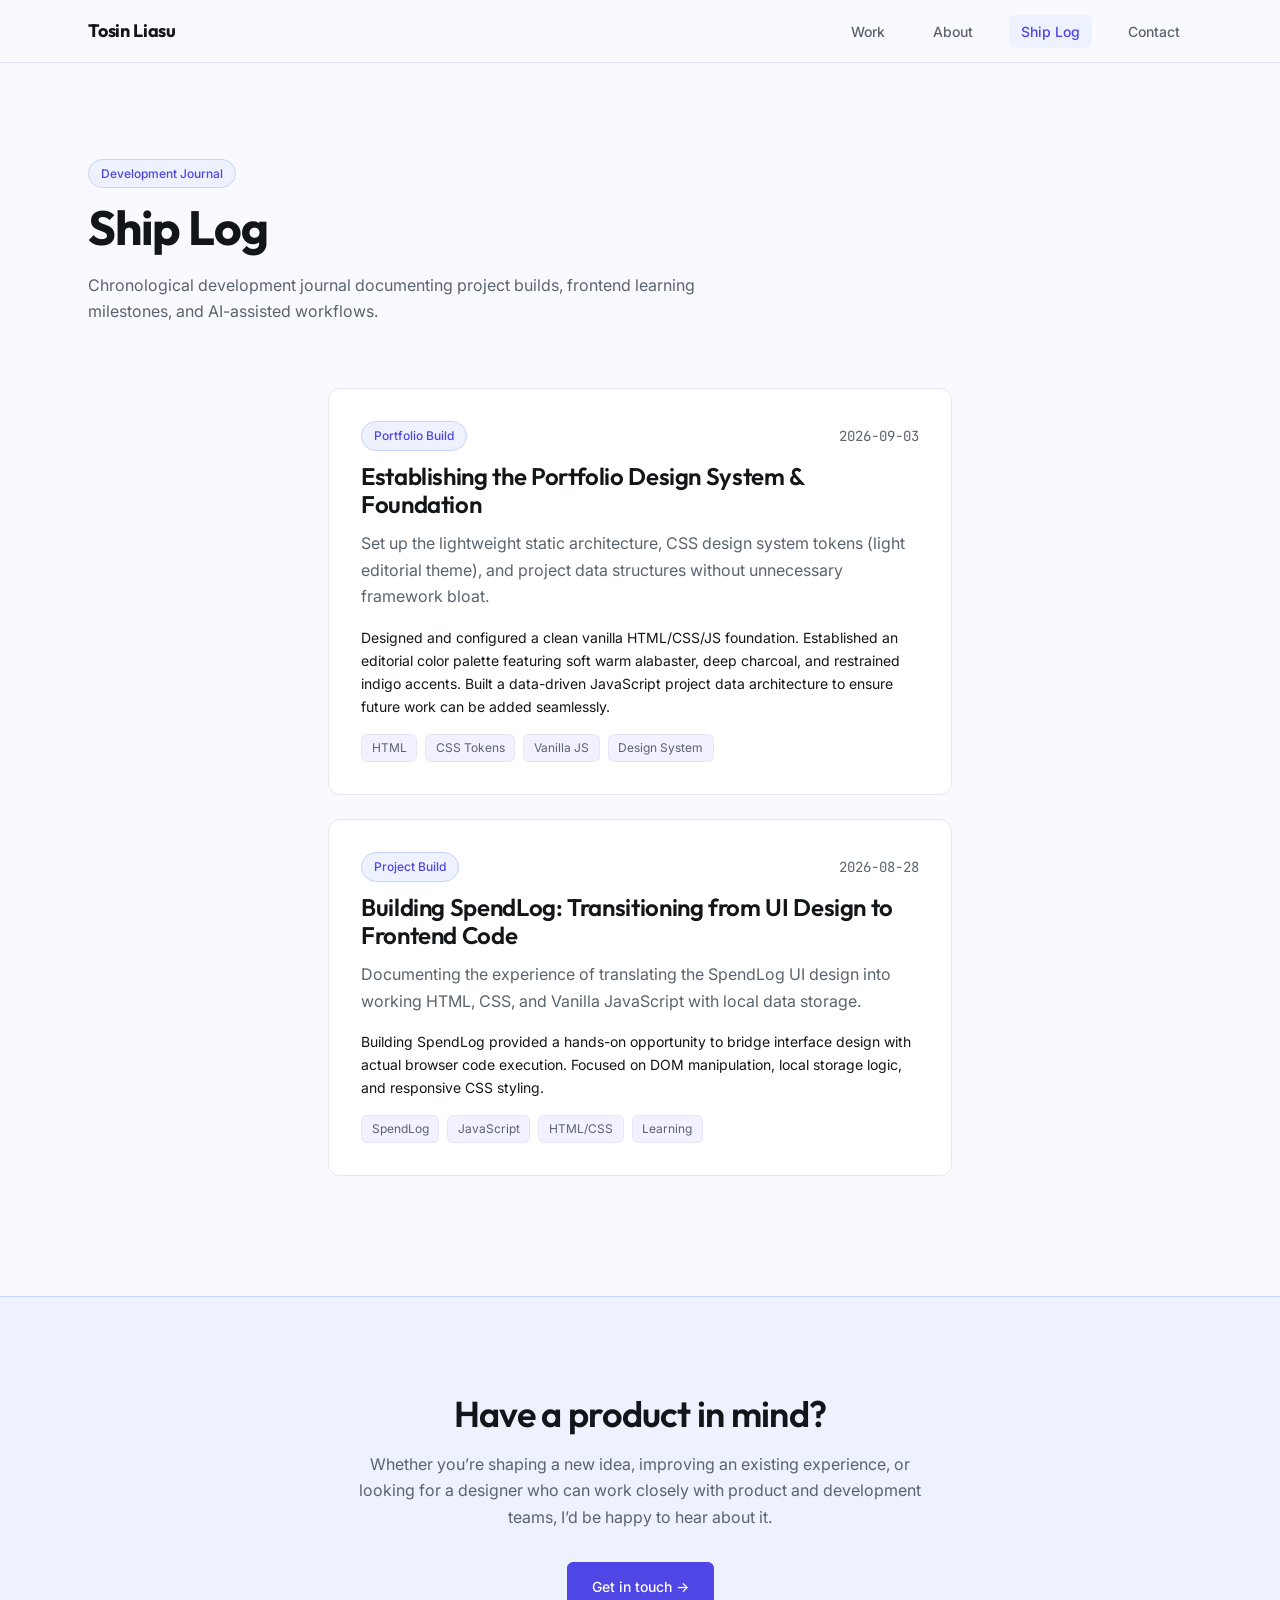
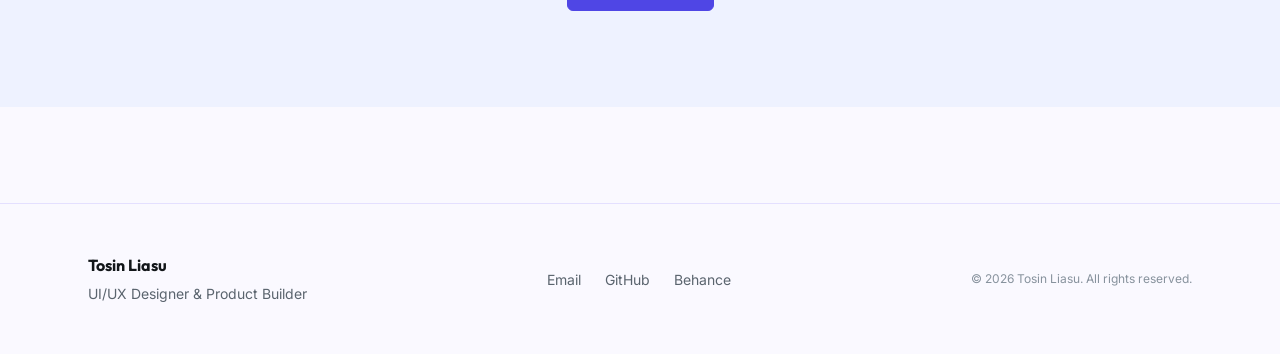
<file: shiplog.html>
<!DOCTYPE html>
<html lang="en">
<head>
  <meta charset="UTF-8">
  <meta name="viewport" content="width=device-width, initial-scale=1.0">
  <title>Ship Log — Tosin Liasu Portfolio</title>
  <meta name="description" content="Development journal and learning log documenting Tosin Liasu's portfolio and project builds.">
  <link rel="stylesheet" href="css/main.css">
</head>
<body>

  <!-- Site Header & Navigation -->
  <header class="site-header">
    <div class="container">
      <a href="index.html" class="brand-logo">Tosin Liasu</a>
      
      <button class="mobile-menu-btn" aria-label="Toggle navigation menu" aria-expanded="false">
        <svg width="24" height="24" viewBox="0 0 24 24" fill="none" stroke="currentColor" stroke-width="2" stroke-linecap="round" stroke-linejoin="round">
          <line x1="3" y1="12" x2="21" y2="12"></line>
          <line x1="3" y1="6" x2="21" y2="6"></line>
          <line x1="3" y1="18" x2="21" y2="18"></line>
        </svg>
      </button>

      <nav>
        <ul class="nav-links">
          <li><a href="work.html" class="nav-link">Work</a></li>
          <li><a href="about.html" class="nav-link">About</a></li>
          <li><a href="shiplog.html" class="nav-link active">Ship Log</a></li>
          <li><a href="contact.html" class="nav-link">Contact</a></li>
        </ul>
      </nav>
    </div>
  </header>

  <main>
    <!-- Ship Log Header Section -->
    <section class="section" style="padding-top: var(--space-3xl); padding-bottom: var(--space-xl);">
      <div class="container">
        <span class="badge" style="margin-bottom: var(--space-xs);">Development Journal</span>
        <h1 class="page-title">Ship Log</h1>
        <p class="lead">
          Chronological development journal documenting project builds, frontend learning milestones, and AI-assisted workflows.
        </p>
      </div>
    </section>

    <!-- Ship Log Entries Section -->
    <section class="section" style="padding-top: 0; padding-bottom: var(--space-3xl);">
      <div class="container container-reading">
        <div id="shiplog-entries-container">
          <!-- Populated dynamically by JS -->
        </div>
      </div>
    </section>

    <!-- Closing CTA Section -->
    <section class="section section-contact" id="contact" style="padding-top: var(--space-3xl); padding-bottom: var(--space-3xl);">
      <div class="container text-center" style="max-width: 680px;">
        <h2 class="section-title" style="margin-bottom: var(--space-sm);">Have a product in mind?</h2>
        <p class="text-muted" style="margin-bottom: var(--space-lg); line-height: 1.65;">
          Whether you’re shaping a new idea, improving an existing experience, or looking for a designer who can work closely with product and development teams, I’d be happy to hear about it.
        </p>
        <a href="contact.html" class="btn btn-primary">Get in touch &rarr;</a>
      </div>
    </section>
  </main>

  <!-- Site Footer -->
  <footer class="site-footer">
    <div class="container footer-content">
      <div>
        <strong style="font-family: var(--font-heading); font-size: 1rem; display: block; margin-bottom: 4px;">Tosin Liasu</strong>
        <p class="text-small text-muted" style="margin-bottom: 0;">UI/UX Designer & Product Builder</p>
      </div>

      <ul class="footer-socials">
        <li><a href="mailto:Liasutosin@gmail.com">Email</a></li>
        <li><a href="https://github.com/Tosin-ships-it" target="_blank" rel="noopener">GitHub</a></li>
        <li><a href="https://be.net/tl332" target="_blank" rel="noopener">Behance</a></li>
      </ul>

      <div class="footer-copy">
        &copy; 2026 Tosin Liasu. All rights reserved.
      </div>
    </div>
  </footer>

  <!-- Script Initialization -->
  <script type="module">
    import { getShipLogEntries } from './js/data/shiplog.js';
    import { renderShipLogEntries } from './js/renderers.js';

    document.addEventListener('DOMContentLoaded', () => {
      const container = document.getElementById('shiplog-entries-container');
      const entries = getShipLogEntries();
      renderShipLogEntries(container, entries);
    });
  </script>
  <script src="js/main.js"></script>
</body>
</html>
</file>
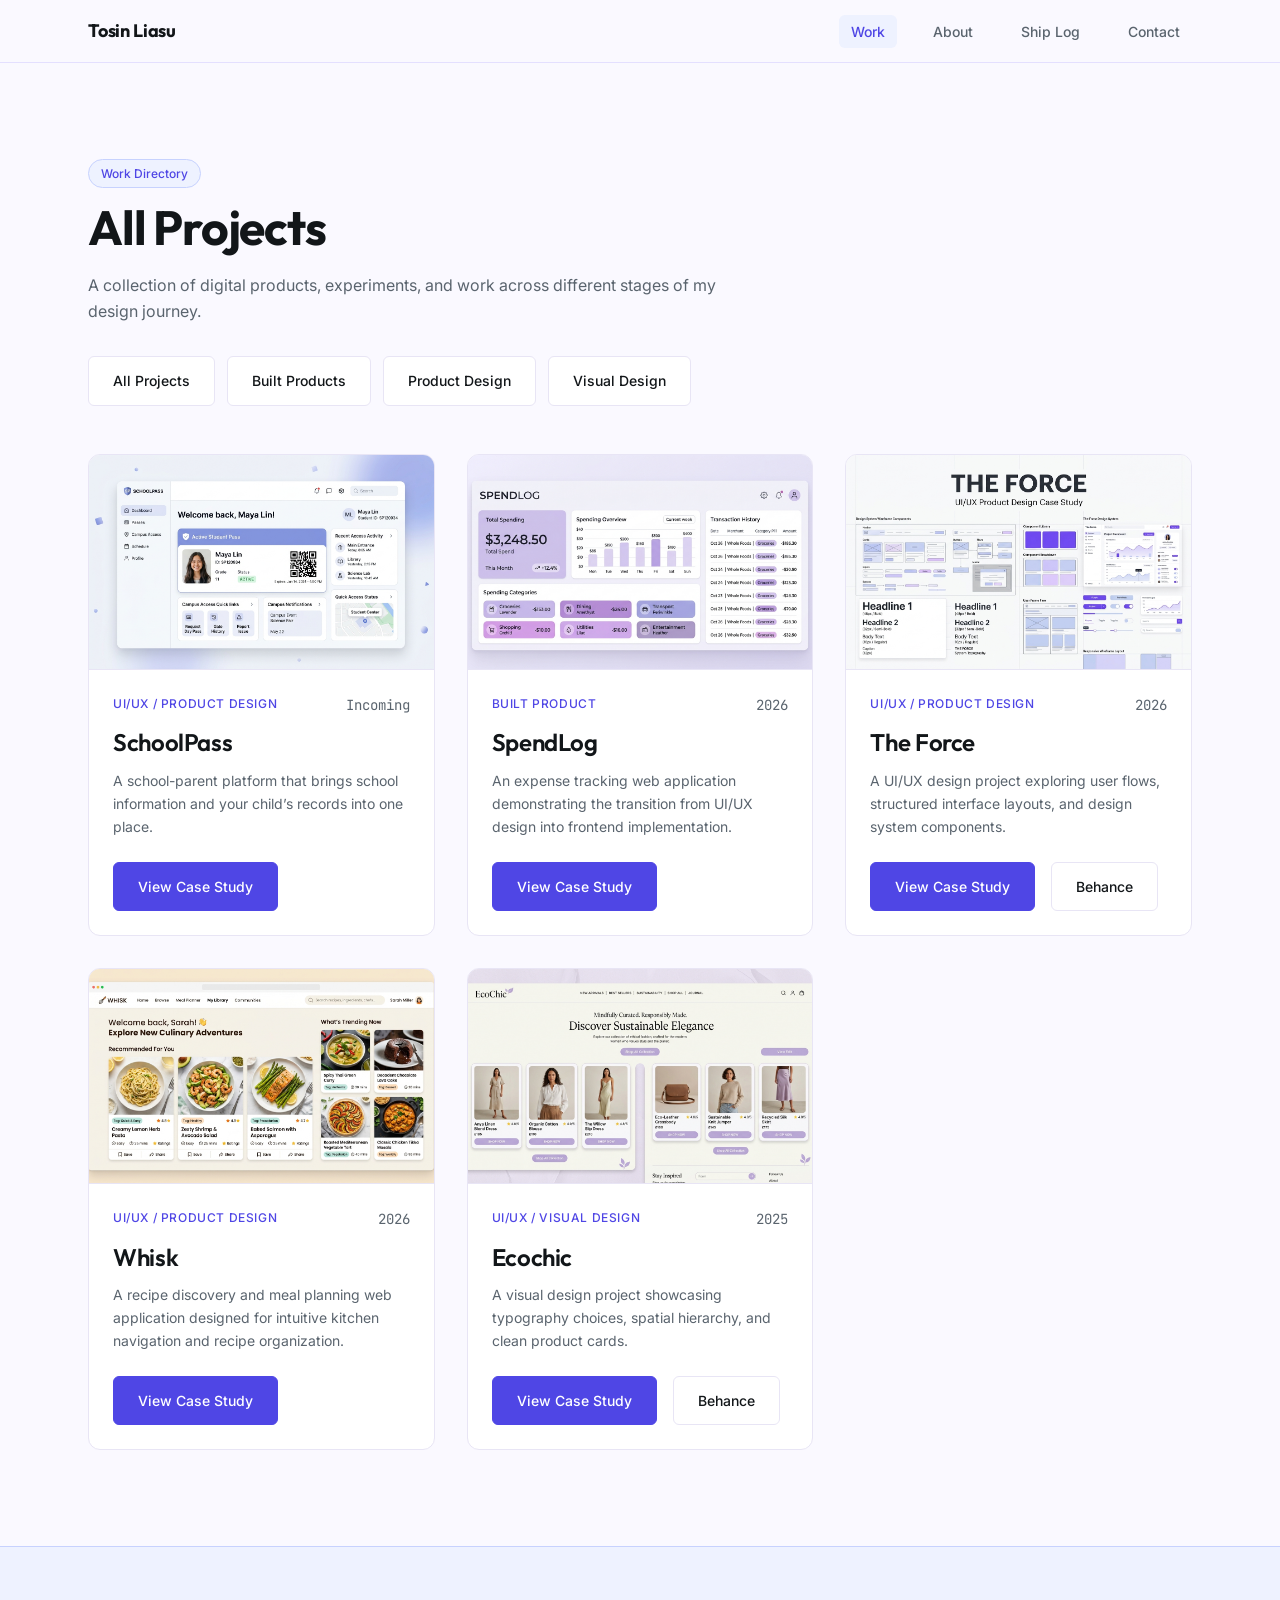
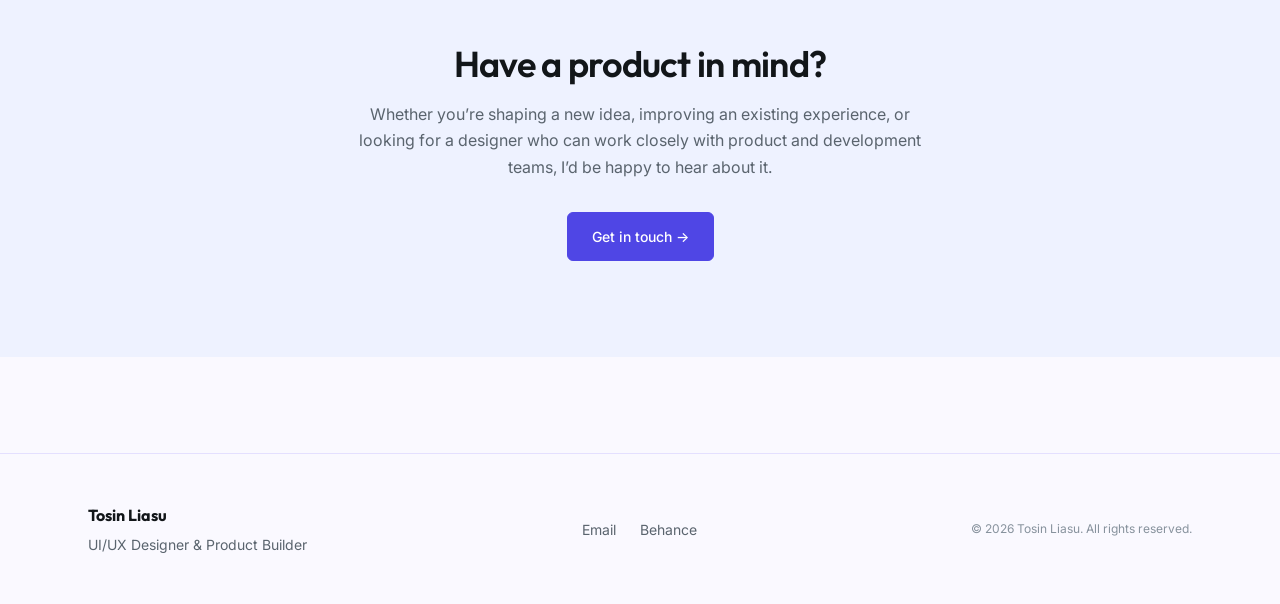
<file: work.html>
<!DOCTYPE html>
<html lang="en">
<head>
  <meta charset="UTF-8">
  <meta name="viewport" content="width=device-width, initial-scale=1.0">
  <title>Work — Tosin Liasu Portfolio</title>
  <meta name="description" content="Selected UI/UX design case studies, built products, and visual design explorations by Tosin Liasu.">
  <link rel="stylesheet" href="css/main.css">
</head>
<body>

  <!-- Site Header & Navigation -->
  <header class="site-header">
    <div class="container">
      <a href="index.html" class="brand-logo">Tosin Liasu</a>
      
      <button class="mobile-menu-btn" aria-label="Toggle navigation menu" aria-expanded="false">
        <svg width="24" height="24" viewBox="0 0 24 24" fill="none" stroke="currentColor" stroke-width="2" stroke-linecap="round" stroke-linejoin="round">
          <line x1="3" y1="12" x2="21" y2="12"></line>
          <line x1="3" y1="6" x2="21" y2="6"></line>
          <line x1="3" y1="18" x2="21" y2="18"></line>
        </svg>
      </button>

      <nav>
        <ul class="nav-links">
          <li><a href="work.html" class="nav-link active">Work</a></li>
          <li><a href="about.html" class="nav-link">About</a></li>
          <li><a href="shiplog.html" class="nav-link">Ship Log</a></li>
          <li><a href="contact.html" class="nav-link">Contact</a></li>
        </ul>
      </nav>
    </div>
  </header>

  <main>
    <!-- Page Header Section -->
    <section class="section" style="padding-top: var(--space-3xl); padding-bottom: var(--space-xl);">
      <div class="container">
        <span class="badge" style="margin-bottom: var(--space-xs);">Work Directory</span>
        <h1 class="page-title">All Projects</h1>
        <p class="lead">
          A collection of digital products, experiments, and work across different stages of my design journey.
        </p>

        <!-- Filter Bar -->
        <div class="filter-bar" style="display: flex; flex-wrap: wrap; gap: var(--space-xs); margin-top: var(--space-lg);" id="filter-bar">
          <button class="btn btn-secondary text-small filter-btn active" data-category="all">All Projects</button>
          <button class="btn btn-secondary text-small filter-btn" data-category="Built Product">Built Products</button>
          <button class="btn btn-secondary text-small filter-btn" data-category="UI/UX / Product Design">Product Design</button>
          <button class="btn btn-secondary text-small filter-btn" data-category="UI/UX / Visual Design">Visual Design</button>
        </div>
      </div>
    </section>

    <!-- Work Gallery Section -->
    <section class="section" style="padding-top: 0; padding-bottom: var(--space-3xl);">
      <div class="container">
        <div id="work-grid" class="grid grid-3-col">
          <!-- Populated dynamically by JS -->
        </div>
      </div>
    </section>

    <!-- Closing CTA Section -->
    <section class="section section-contact" id="contact" style="padding-top: var(--space-3xl); padding-bottom: var(--space-3xl);">
      <div class="container text-center" style="max-width: 680px;">
        <h2 class="section-title" style="margin-bottom: var(--space-sm);">Have a product in mind?</h2>
        <p class="text-muted" style="margin-bottom: var(--space-lg); line-height: 1.65;">
          Whether you’re shaping a new idea, improving an existing experience, or looking for a designer who can work closely with product and development teams, I’d be happy to hear about it.
        </p>
        <a href="contact.html" class="btn btn-primary">Get in touch &rarr;</a>
      </div>
    </section>
  </main>

  <!-- Site Footer -->
  <footer class="site-footer">
    <div class="container footer-content">
      <div>
        <strong style="font-family: var(--font-heading); font-size: 1rem; display: block; margin-bottom: 4px;">Tosin Liasu</strong>
        <p class="text-small text-muted" style="margin-bottom: 0;">UI/UX Designer & Product Builder</p>
      </div>

      <ul class="footer-socials">
        <li><a href="mailto:Liasutosin@gmail.com">Email</a></li>
        <li><a href="https://be.net/tl332" target="_blank" rel="noopener">Behance</a></li>
      </ul>

      <div class="footer-copy">
        &copy; 2026 Tosin Liasu. All rights reserved.
      </div>
    </div>
  </footer>

  <!-- Script Initialization -->
  <script type="module">
    import { projects } from './js/data/projects.js';
    import { renderProjectGrid } from './js/renderers.js';

    document.addEventListener('DOMContentLoaded', () => {
      const gridContainer = document.getElementById('work-grid');
      const filterButtons = document.querySelectorAll('.filter-btn');

      // Initial render: all projects
      renderProjectGrid(gridContainer, projects);

      // Filter handling
      filterButtons.forEach(btn => {
        btn.addEventListener('click', () => {
          filterButtons.forEach(b => b.classList.remove('active'));
          btn.classList.add('active');

          const category = btn.getAttribute('data-category');
          if (category === 'all') {
            renderProjectGrid(gridContainer, projects);
          } else {
            const filtered = projects.filter(p => p.category === category);
            renderProjectGrid(gridContainer, filtered);
          }
        });
      });
    });
  </script>
  <script src="js/main.js"></script>
</body>
</html>
</file>
<file: css/main.css>
/* -------------------------------------------------------------------
   Tosin Liasu Personal Portfolio — Master Stylesheet
   Section Colour System & Brand Palette Sequence
   ------------------------------------------------------------------- */

@import url('tokens.css');

/* Google Fonts Import: Outfit, Inter, JetBrains Mono */
@import url('https://fonts.googleapis.com/css2?family=Inter:wght@400;500;600;700&family=JetBrains+Mono:wght@400;500&family=Outfit:wght@500;600;700&display=swap');

/* ===================================================================
   1. CSS RESET & BASE STYLES
   =================================================================== */

*, *::before, *::after {
  box-sizing: border-box;
  margin: 0;
  padding: 0;
}

html {
  font-family: var(--font-body);
  font-size: 16px;
  line-height: var(--line-height-body);
  color: var(--text-primary);
  background-color: var(--bg-primary);
  scroll-behavior: smooth;
  -webkit-text-size-adjust: 100%;
  -webkit-font-smoothing: antialiased;
  -moz-osx-font-smoothing: grayscale;
}

body {
  min-height: 100vh;
  display: flex;
  flex-direction: column;
}

main {
  flex: 1;
}

/* Accessible Focus States */
:focus-visible {
  outline: 2px solid var(--accent-primary);
  outline-offset: 3px;
  border-radius: var(--radius-sm);
}

/* Selection Styling */
::selection {
  background-color: var(--accent-subtle);
  color: var(--accent-primary);
}

/* Media Elements Defaults */
img, picture, video, canvas, svg {
  display: block;
  max-width: 100%;
  height: auto;
}

input, button, textarea, select {
  font: inherit;
}

/* ===================================================================
   2. TYPOGRAPHY
   =================================================================== */

h1, h2, h3, h4, h5, h6 {
  font-family: var(--font-heading);
  font-weight: var(--fw-semibold);
  line-height: var(--line-height-heading);
  color: var(--text-primary);
  letter-spacing: -0.02em;
}

h1, .display-title {
  font-size: var(--font-size-display);
  font-weight: var(--fw-bold);
  margin-bottom: var(--space-md);
  letter-spacing: -0.03em;
}

.page-title {
  font-size: var(--font-size-h1);
  margin-bottom: var(--space-sm);
  letter-spacing: -0.025em;
}

h2, .section-title {
  font-size: var(--font-size-h2);
  margin-bottom: var(--space-md);
  letter-spacing: -0.02em;
}

h3, .card-title {
  font-size: var(--font-size-h3);
  margin-bottom: var(--space-xs);
  letter-spacing: -0.015em;
}

p {
  margin-bottom: var(--space-sm);
  color: var(--text-primary);
}

p.lead {
  font-size: var(--font-size-body);
  color: var(--text-secondary);
  max-width: 68ch;
  line-height: 1.65;
}

.text-muted {
  color: var(--text-secondary);
}

.text-small {
  font-size: var(--font-size-sm);
}

.font-mono {
  font-family: var(--font-mono);
}

a {
  color: var(--accent-primary);
  text-decoration: none;
  transition: color var(--transition-fast);
}

a:hover {
  color: var(--accent-hover);
}

/* Section Eyebrow Badges & Mono Labels */
.section-num {
  display: block;
  font-size: var(--font-size-xs);
  color: var(--accent-primary);
  letter-spacing: 0.08em;
  margin-bottom: var(--space-2xs);
  font-weight: var(--fw-medium);
}

/* ===================================================================
   3. CONTAINERS, LAYOUT & SECTION COLOUR SYSTEM
   =================================================================== */

.container {
  width: 100%;
  max-width: var(--container-max);
  margin-left: auto;
  margin-right: auto;
  padding-left: var(--space-md);
  padding-right: var(--space-md);
}

.container-reading {
  width: 100%;
  max-width: var(--container-reading);
  margin-left: auto;
  margin-right: auto;
}

.section {
  padding-top: var(--space-2xl);
  padding-bottom: var(--space-2xl);
}

/* Section Colour System Utility Classes */
.section-hero {
  background-color: var(--bg-section-hero);
}

.section-value {
  background-color: var(--bg-section-value);
  border-top: 1px solid var(--border-subtle-purple);
  border-bottom: 1px solid var(--border-subtle-purple);
}

.section-work {
  background-color: var(--bg-section-work);
}

.section-process {
  background-color: var(--bg-section-process);
  border-top: 1px solid var(--border-subtle-purple);
  border-bottom: 1px solid var(--border-subtle-purple);
}

.section-building {
  background-color: var(--bg-section-building);
}

.section-shiplog {
  background-color: var(--bg-section-shiplog);
}

.section-contact {
  background-color: var(--bg-section-contact);
  border-top: 1px solid var(--accent-border);
}

.grid {
  display: grid;
  gap: var(--space-lg);
}

.grid-2-col {
  grid-template-columns: 1fr;
}

.grid-3-col {
  grid-template-columns: 1fr;
}

@media (min-width: 640px) {
  .grid-2-col {
    grid-template-columns: repeat(2, 1fr);
  }
}

@media (min-width: 1024px) {
  .container {
    padding-left: var(--space-xl);
    padding-right: var(--space-xl);
  }

  .grid-3-col {
    grid-template-columns: repeat(3, 1fr);
  }
}

.text-center {
  text-align: center;
}

/* Dynamic Flex Helpers */
.flex { display: flex; }
.flex-between { display: flex; justify-content: space-between; align-items: center; }
.flex-center { display: flex; justify-content: center; align-items: center; }
.gap-sm { gap: var(--space-sm); }
.gap-md { gap: var(--space-md); }

/* --- Hero Layout & Portrait Framing --- */
.hero-container {
  display: grid;
  grid-template-columns: 1fr;
  gap: var(--space-xl);
  align-items: center;
}

@media (min-width: 900px) {
  .hero-container {
    grid-template-columns: 1.2fr 0.8fr;
    gap: var(--space-2xl);
  }
}

.hero-content {
  display: flex;
  flex-direction: column;
  align-items: flex-start;
}

.hero-portrait-wrapper {
  display: flex;
  justify-content: center;
  align-items: center;
  width: 100%;
}

.hero-portrait-frame {
  position: relative;
  width: 100%;
  max-width: 380px;
  aspect-ratio: 4 / 5;
  border-radius: var(--radius-lg);
  overflow: hidden;
  background-color: var(--bg-subtle);
  border: 1px solid var(--accent-border);
  box-shadow: 0 16px 36px -12px rgba(79, 70, 229, 0.12);
  transition: transform var(--transition-base), box-shadow var(--transition-base), border-color var(--transition-base);
}

.hero-portrait-frame:hover {
  transform: translateY(-3px);
  box-shadow: 0 20px 44px -12px rgba(79, 70, 229, 0.18);
  border-color: var(--accent-primary);
}

.hero-portrait-img {
  width: 100%;
  height: 100%;
  object-fit: cover;
  object-position: center 18%;
  display: block;
}

/* ===================================================================
   4. UI COMPONENTS (Buttons, Badges, Header, Footer)
   =================================================================== */

/* --- Buttons --- */
.btn {
  display: inline-flex;
  align-items: center;
  justify-content: center;
  gap: var(--space-xs);
  padding: 0.75rem 1.5rem;
  font-family: var(--font-body);
  font-size: var(--font-size-sm);
  font-weight: var(--fw-medium);
  border-radius: var(--radius-sm);
  cursor: pointer;
  border: 1px solid transparent;
  transition: background-color var(--transition-fast), border-color var(--transition-fast), transform var(--transition-fast);
  text-decoration: none;
  min-height: 44px; /* Accessible tap target */
}

.btn-primary {
  background-color: var(--accent-primary);
  color: #FFFFFF;
  border-color: var(--accent-primary);
}

.btn-primary:hover {
  background-color: var(--accent-hover);
  color: #FFFFFF;
  border-color: var(--accent-hover);
  transform: translateY(-1px);
}

.btn-secondary {
  background-color: var(--bg-surface);
  color: var(--text-primary);
  border-color: var(--border-light);
}

.btn-secondary:hover {
  background-color: var(--bg-subtle);
  border-color: var(--border-medium);
  color: var(--text-primary);
  transform: translateY(-1px);
}

.btn-link {
  padding: 0;
  background: transparent;
  color: var(--accent-primary);
  border: none;
  min-height: auto;
  font-weight: var(--fw-medium);
}

.btn-link:hover {
  color: var(--accent-hover);
  text-decoration: underline;
}

/* --- Badges & Tags --- */
.badge {
  display: inline-flex;
  align-items: center;
  padding: 0.25rem 0.75rem;
  font-size: var(--font-size-xs);
  font-weight: var(--fw-medium);
  border-radius: var(--radius-full);
  background-color: var(--accent-subtle);
  color: var(--accent-primary);
  border: 1px solid var(--accent-border);
  white-space: nowrap;
}

.tag {
  display: inline-flex;
  align-items: center;
  padding: 0.2rem 0.6rem;
  font-size: var(--font-size-xs);
  font-weight: var(--fw-regular);
  border-radius: var(--radius-sm);
  background-color: var(--bg-subtle);
  color: var(--text-secondary);
  border: 1px solid var(--border-light);
}

/* --- Header / Navigation --- */
.site-header {
  position: sticky;
  top: 0;
  z-index: 100;
  background-color: rgba(250, 249, 255, 0.92);
  backdrop-filter: blur(8px);
  border-bottom: 1px solid var(--border-subtle-purple);
  padding-top: var(--space-sm);
  padding-bottom: var(--space-sm);
}

.site-header .container {
  display: flex;
  justify-content: space-between;
  align-items: center;
}

.brand-logo {
  font-family: var(--font-heading);
  font-size: 1.125rem;
  font-weight: var(--fw-bold);
  color: var(--text-primary);
  text-decoration: none;
  letter-spacing: -0.01em;
}

.brand-logo:hover {
  color: var(--accent-primary);
}

.nav-links {
  display: flex;
  align-items: center;
  gap: var(--space-md);
  list-style: none;
}

.nav-link {
  font-size: var(--font-size-sm);
  font-weight: var(--fw-medium);
  color: var(--text-secondary);
  text-decoration: none;
  padding: var(--space-2xs) var(--space-xs);
  border-radius: var(--radius-sm);
  transition: color var(--transition-fast), background-color var(--transition-fast);
}

.nav-link:hover,
.nav-link.active {
  color: var(--accent-primary);
  background-color: var(--accent-subtle);
}

.mobile-menu-btn {
  display: none;
  background: transparent;
  border: none;
  cursor: pointer;
  padding: var(--space-2xs);
  color: var(--text-primary);
}

@media (max-width: 639px) {
  .mobile-menu-btn {
    display: block;
  }

  .nav-links {
    display: none;
    position: absolute;
    top: 100%;
    left: 0;
    right: 0;
    background-color: var(--bg-surface);
    border-bottom: 1px solid var(--border-light);
    flex-direction: column;
    padding: var(--space-md);
    gap: var(--space-xs);
    box-shadow: var(--shadow-subtle);
  }

  .nav-links.is-open {
    display: flex;
  }
}

/* --- Project Cards --- */
.project-card {
  background-color: var(--bg-surface);
  border: 1px solid var(--border-light);
  border-radius: var(--radius-md);
  overflow: hidden;
  display: flex;
  flex-direction: column;
  transition: transform var(--transition-base), border-color var(--transition-base), box-shadow var(--transition-base);
}

.project-card:hover {
  transform: translateY(-3px);
  border-color: var(--accent-border);
  box-shadow: var(--shadow-hover);
}

.card-cover {
  width: 100%;
  aspect-ratio: 16 / 10;
  background-color: var(--bg-subtle);
  overflow: hidden;
  position: relative;
  border-bottom: 1px solid var(--border-light);
}

.card-cover img {
  width: 100%;
  height: 100%;
  object-fit: cover;
  transition: transform var(--transition-base);
}

.project-card:hover .card-cover img {
  transform: scale(1.02);
}

.card-content {
  padding: var(--space-md);
  display: flex;
  flex-direction: column;
  flex: 1;
}

.card-header {
  display: flex;
  justify-content: space-between;
  align-items: flex-start;
  gap: var(--space-xs);
  margin-bottom: var(--space-xs);
}

.card-category {
  font-size: var(--font-size-xs);
  color: var(--accent-primary);
  text-transform: uppercase;
  letter-spacing: 0.05em;
  font-weight: var(--fw-medium);
}

.card-description {
  font-size: var(--font-size-sm);
  color: var(--text-secondary);
  margin-bottom: var(--space-md);
  flex: 1;
}

.card-tags {
  display: flex;
  flex-wrap: wrap;
  gap: var(--space-2xs);
  margin-bottom: var(--space-md);
}

.card-actions {
  display: flex;
  align-items: center;
  gap: var(--space-sm);
  margin-top: auto;
}

/* --- Info & Feature Cards --- */
.info-card {
  padding: var(--space-lg);
  background-color: var(--bg-surface);
  border: 1px solid var(--border-light);
  border-radius: var(--radius-md);
  transition: border-color var(--transition-fast), transform var(--transition-fast);
}

.info-card:hover {
  border-color: var(--accent-border);
}

/* --- Ship Log Cards --- */
.shiplog-card {
  padding: var(--space-lg);
  background-color: var(--bg-surface);
  border: 1px solid var(--border-light);
  border-radius: var(--radius-md);
  margin-bottom: var(--space-md);
  transition: border-color var(--transition-fast), transform var(--transition-fast);
}

.shiplog-card:hover {
  border-color: var(--accent-border);
}

.shiplog-card-header {
  display: flex;
  justify-content: space-between;
  align-items: center;
  margin-bottom: var(--space-xs);
}

.shiplog-card-tags {
  display: flex;
  flex-wrap: wrap;
  gap: var(--space-2xs);
  margin-top: var(--space-sm);
}

/* --- Contact Cards --- */
.contact-card {
  padding: var(--space-lg);
  background-color: var(--bg-surface);
  border: 1px solid var(--border-light);
  border-radius: var(--radius-md);
  display: flex;
  flex-direction: column;
  height: 100%;
  transition: border-color var(--transition-fast), transform var(--transition-fast);
}

.contact-card:hover {
  border-color: var(--accent-border);
  transform: translateY(-2px);
}

.contact-card-body {
  flex: 1;
  margin-bottom: var(--space-md);
}

/* --- Contact Form Styles --- */
.contact-form-container {
  max-width: 600px;
  margin: 0 auto;
  text-align: left;
}

.contact-form-card {
  padding: var(--space-lg);
  background-color: var(--bg-surface);
  border: 1px solid var(--border-light);
  border-radius: var(--radius-md);
  box-shadow: var(--shadow-subtle);
  margin-bottom: var(--space-xl);
}

@media (min-width: 640px) {
  .contact-form-card {
    padding: var(--space-xl);
  }
}

.contact-form {
  width: 100%;
  text-align: left;
}

.form-group {
  margin-bottom: var(--space-md);
}

.form-label {
  display: block;
  font-family: var(--font-body);
  font-size: var(--font-size-sm);
  font-weight: var(--fw-medium);
  color: var(--text-primary);
  margin-bottom: var(--space-2xs);
}

.required-asterisk {
  color: var(--accent-primary);
  margin-left: 2px;
}

.form-input {
  width: 100%;
  padding: 0.75rem 1rem;
  font-family: var(--font-body);
  font-size: var(--font-size-body);
  color: var(--text-primary);
  background-color: var(--bg-surface);
  border: 1px solid var(--border-light);
  border-radius: var(--radius-sm);
  transition: border-color var(--transition-fast), box-shadow var(--transition-fast);
}

.form-input:focus {
  outline: none;
  border-color: var(--accent-primary);
  box-shadow: 0 0 0 3px rgba(79, 70, 229, 0.15);
}

.form-input::placeholder {
  color: var(--text-tertiary);
}

.form-textarea {
  resize: vertical;
  min-height: 120px;
}

.form-submit-btn {
  width: 100%;
  font-size: 1rem;
  padding: 0.875rem 1.75rem;
}

@media (min-width: 640px) {
  .form-submit-btn {
    width: auto;
  }
}

.form-status {
  margin-bottom: var(--space-md);
  font-size: var(--font-size-sm);
  border-radius: var(--radius-sm);
  display: none;
  line-height: var(--line-height-body);
}

.form-status:not(:empty) {
  display: block;
  padding: var(--space-sm) var(--space-md);
}

.form-status-success {
  background-color: #ECFDF5;
  color: #065F46;
  border: 1px solid #A7F3D0;
}

.form-status-error {
  background-color: #FEF2F2;
  color: #991B1B;
  border: 1px solid #FCA5A5;
}

/* --- Footer --- */
.site-footer {
  background-color: var(--bg-primary);
  border-top: 1px solid var(--border-subtle-purple);
  padding-top: var(--space-xl);
  padding-bottom: var(--space-xl);
  margin-top: var(--space-3xl);
}

.footer-content {
  display: flex;
  flex-direction: column;
  gap: var(--space-md);
  align-items: center;
  text-align: center;
}

.footer-socials {
  display: flex;
  gap: var(--space-md);
  list-style: none;
}

.footer-socials a {
  color: var(--text-secondary);
  font-size: var(--font-size-sm);
  transition: color var(--transition-fast);
}

.footer-socials a:hover {
  color: var(--accent-primary);
}

.footer-copy {
  font-size: var(--font-size-xs);
  color: var(--text-tertiary);
}

@media (min-width: 640px) {
  .footer-content {
    flex-direction: row;
    justify-content: space-between;
    text-align: left;
  }
}

/* Section Anchor Scroll Offset for Sticky Header */
section[id] {
  scroll-margin-top: 80px;
}

/* Split About Section Layout */
.about-split-grid {
  display: grid;
  grid-template-columns: 1fr;
  gap: var(--space-2xl);
  align-items: start;
}

@media (min-width: 900px) {
  .about-split-grid {
    grid-template-columns: 1.35fr 1fr;
    gap: var(--space-3xl);
  }
}

/* Split Contact Section Layout */
.contact-split-grid {
  display: grid;
  grid-template-columns: 1fr;
  gap: var(--space-2xl);
  align-items: start;
}

@media (min-width: 900px) {
  .contact-split-grid {
    grid-template-columns: 1fr 1fr;
    gap: var(--space-3xl);
  }
}

/* Contact Cards Inner Layout: 2 Cards Row 1 + 1 Card Row 2 */
.contact-cards-grid {
  display: grid;
  grid-template-columns: 1fr;
  gap: var(--space-xs);
}

@media (min-width: 540px) {
  .contact-cards-grid {
    grid-template-columns: 1fr 1fr;
  }
  .contact-card-wide {
    grid-column: 1 / -1;
  }
}

/* Process Editorial Grid Layout */
@media (min-width: 640px) {
  .process-editorial-grid {
    grid-template-columns: repeat(2, 1fr) !important;
  }
}

/* ===================================================================
   5. ACCESSIBILITY & REDUCED MOTION
   =================================================================== */

@media (prefers-reduced-motion: reduce) {
  *, *::before, *::after {
    animation-duration: 0.01ms !important;
    animation-iteration-count: 1 !important;
    transition-duration: 0.01ms !important;
    scroll-behavior: auto !important;
  }
}
</file>
